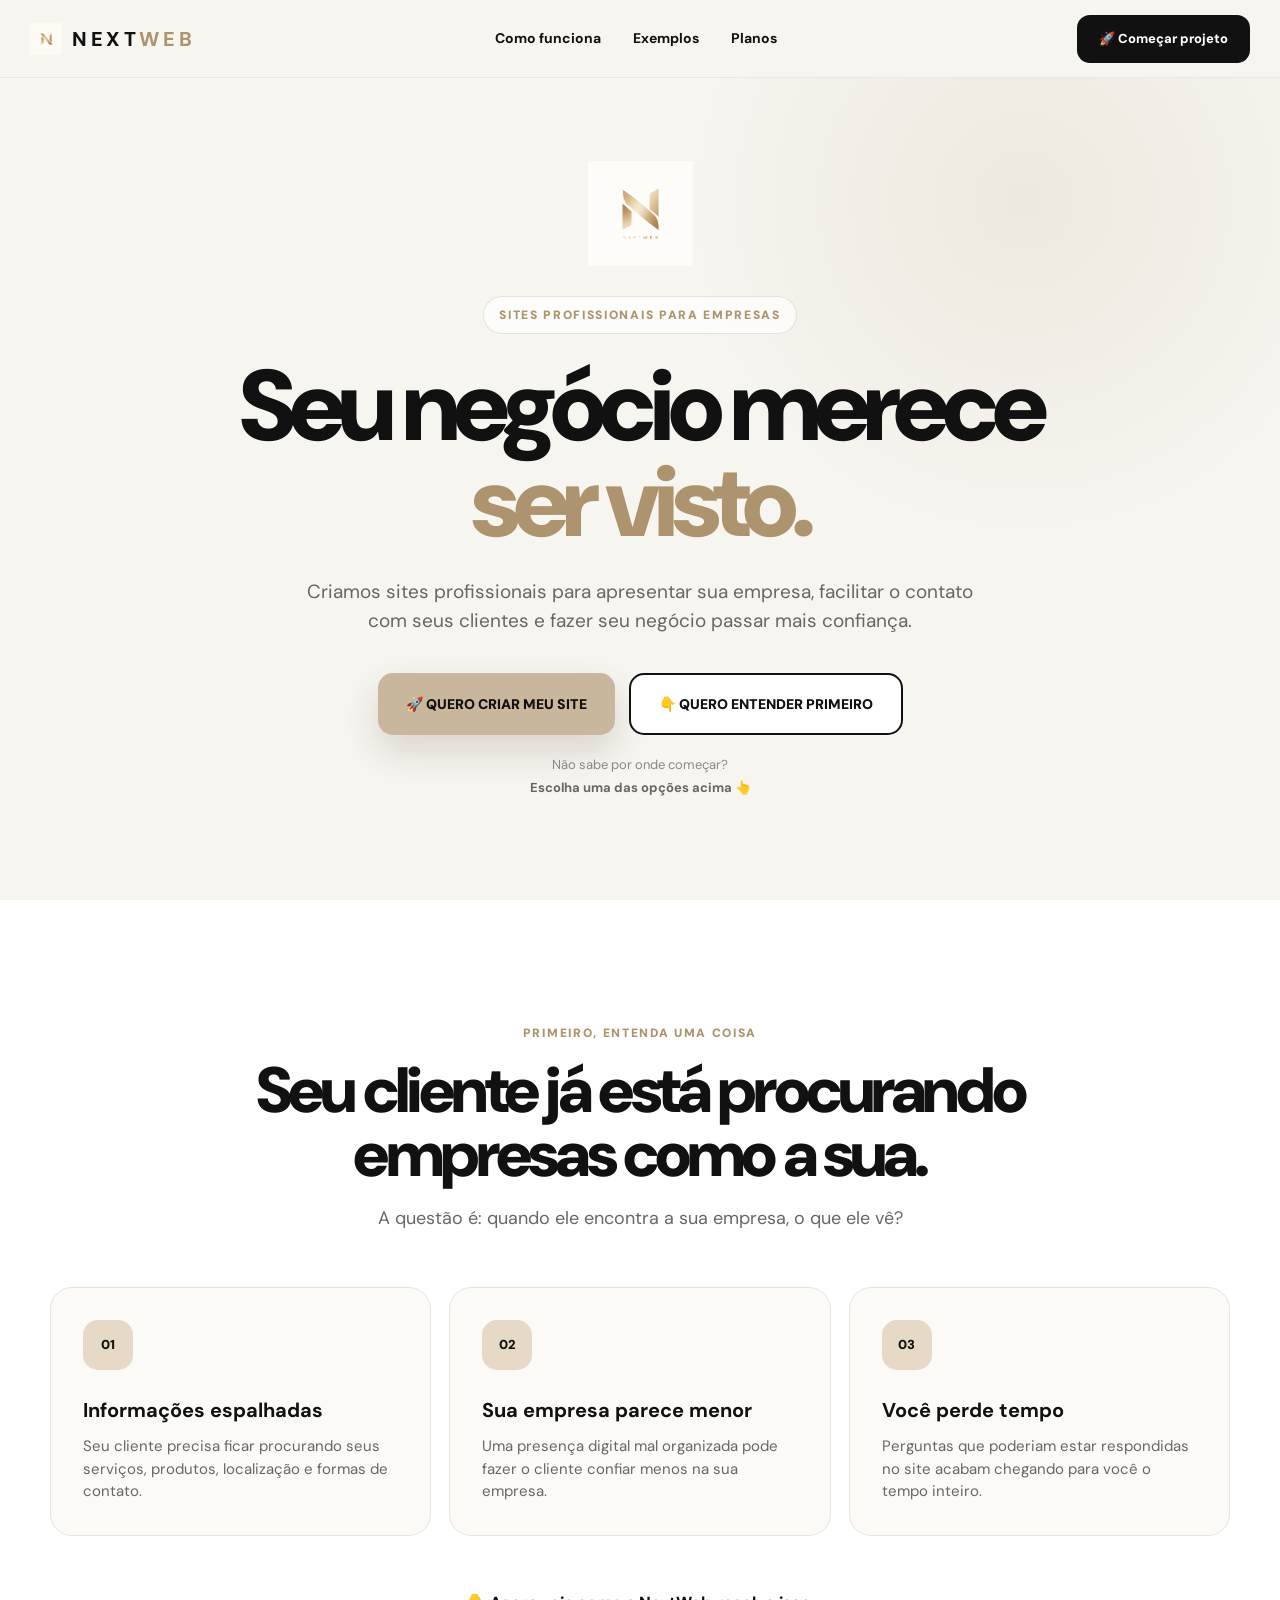
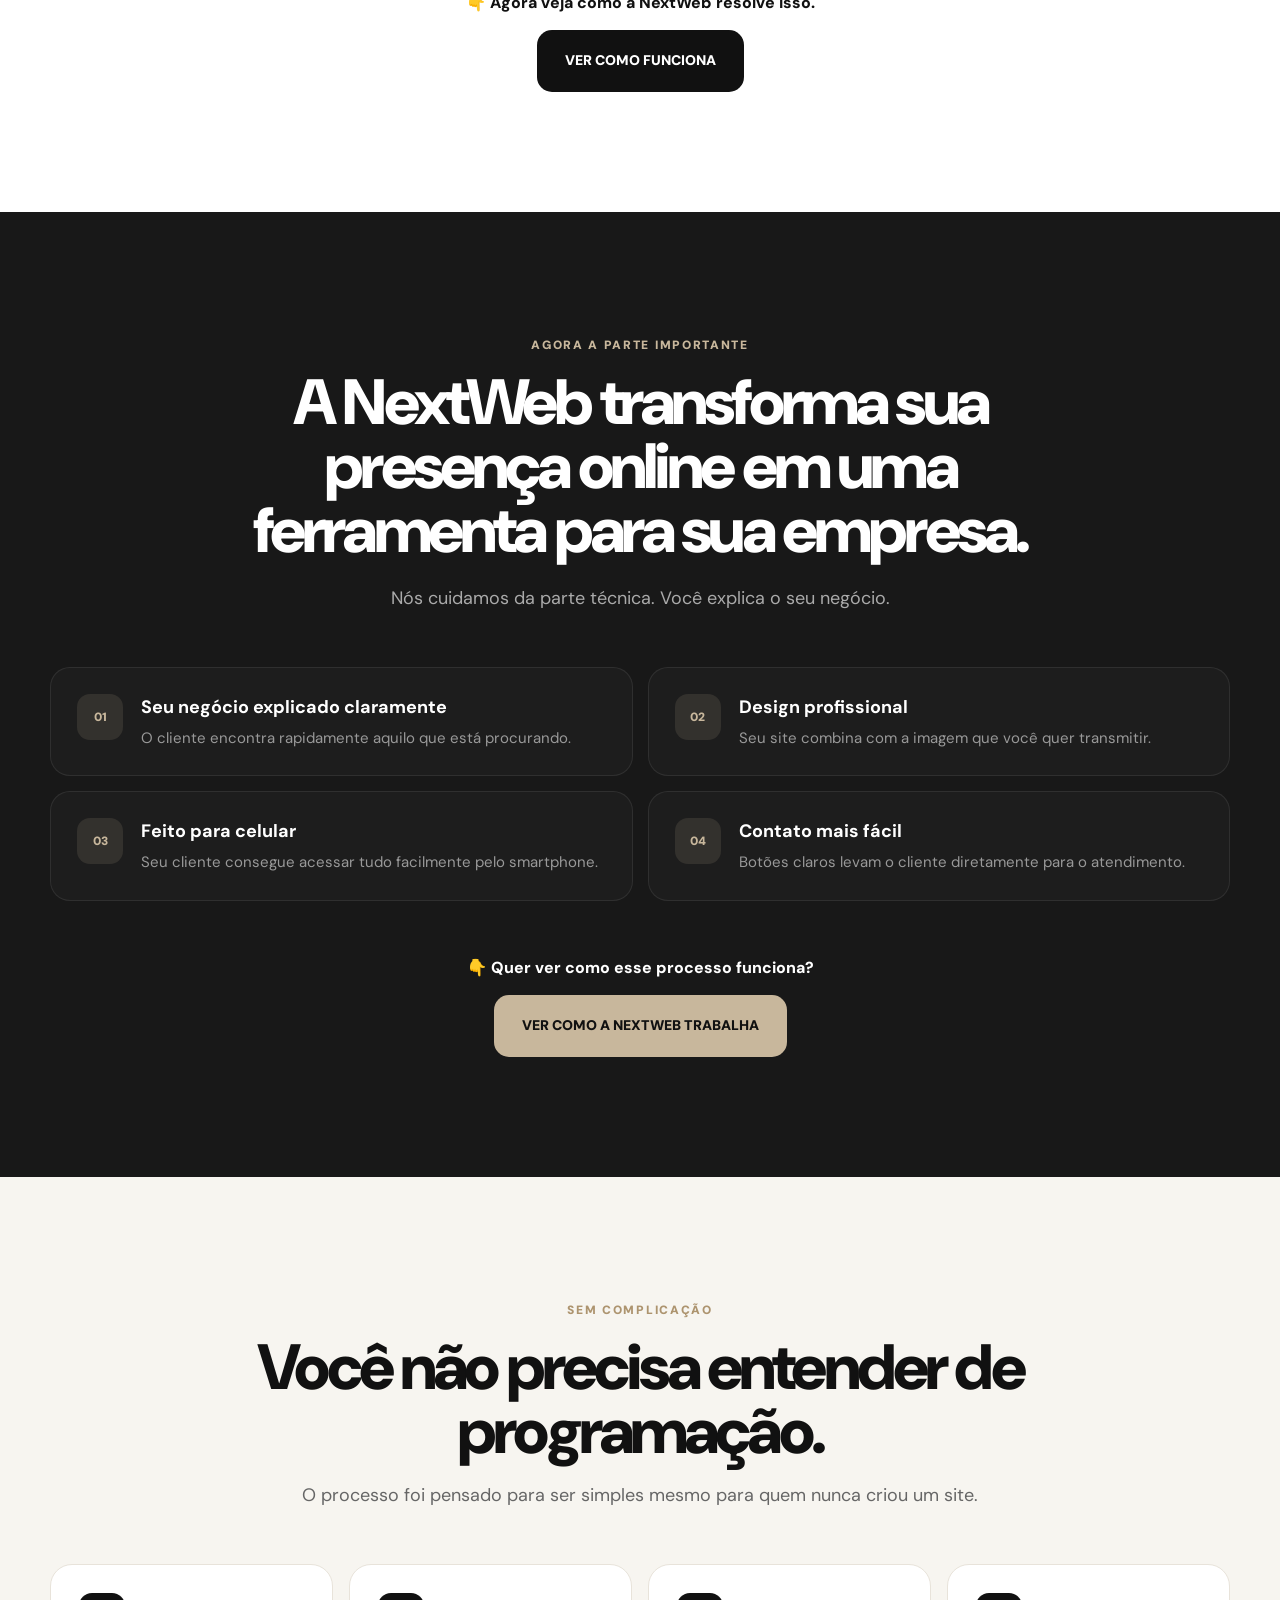
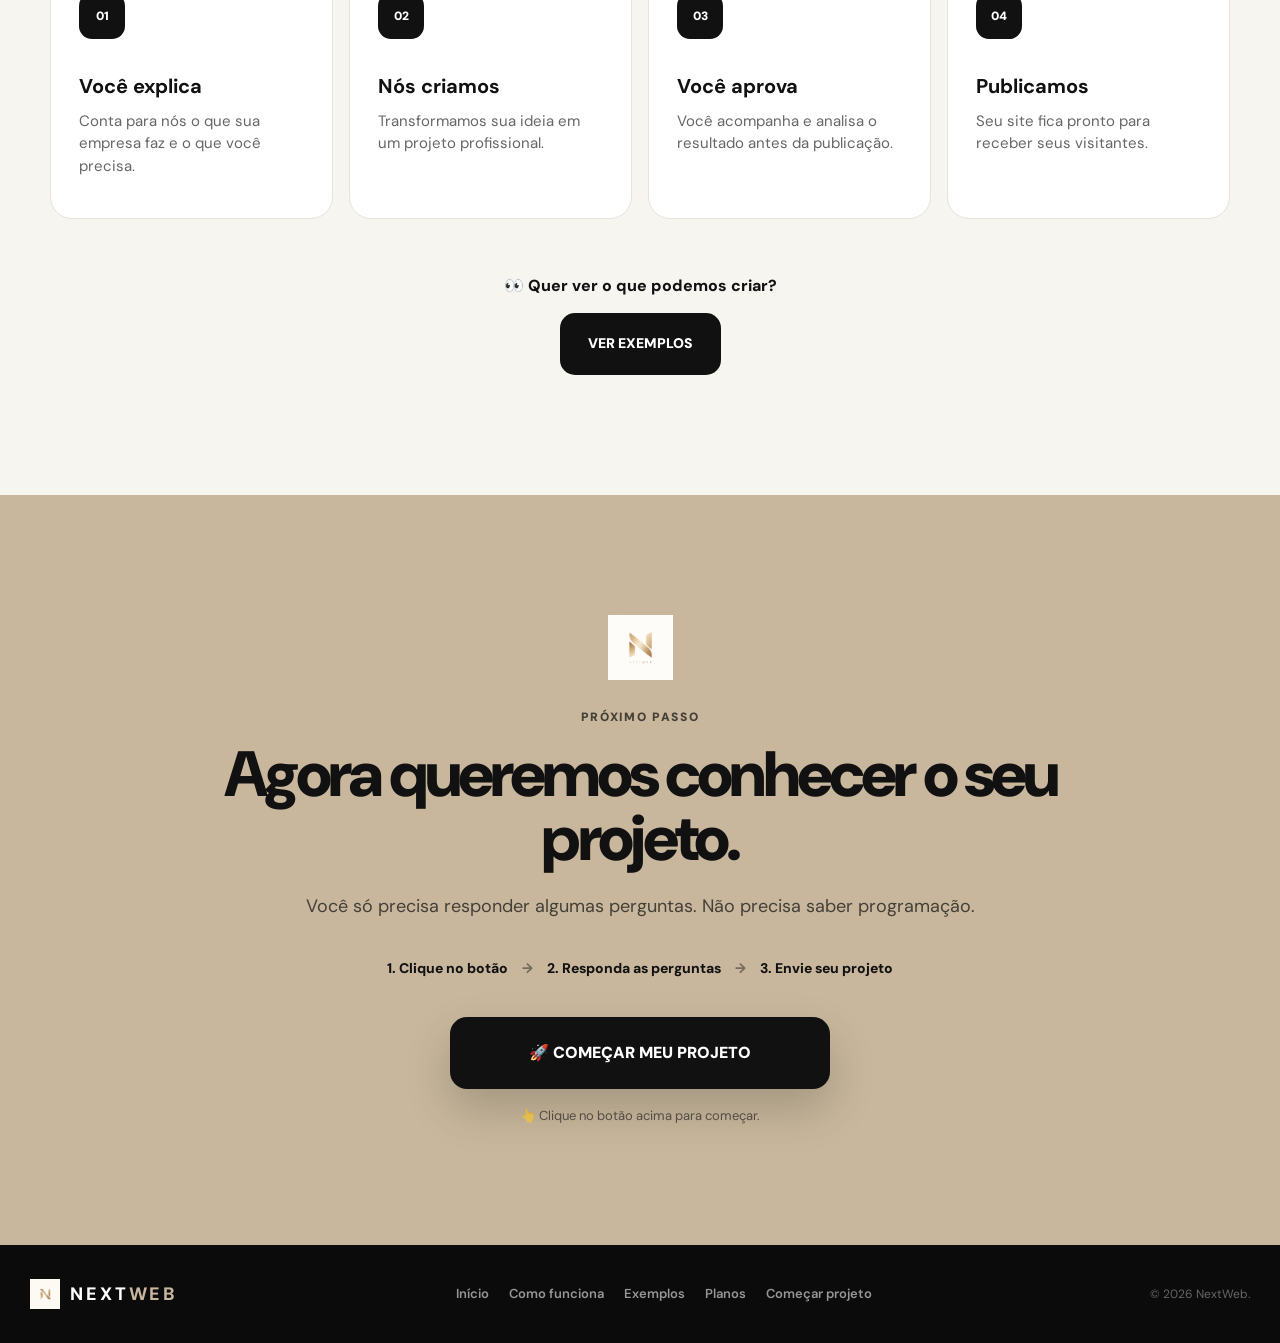
<file: index.html>
<!DOCTYPE html>
<html lang="pt-BR">

<head>
    <meta charset="UTF-8">
    <meta name="viewport" content="width=device-width, initial-scale=1.0">
    <meta
        name="description"
        content="A NextWeb cria sites profissionais para empresas que querem crescer na internet."
    >
    <title>NextWeb | Seu negócio merece mais presença</title>
    <link rel="icon" type="image/png" href="imgs/ChatGPT Image 26_08_2026, 11_01_41 (1).png">
    <link rel="preconnect" href="https://fonts.googleapis.com">
    <link rel="preconnect" href="https://fonts.gstatic.com" crossorigin>
    <link
        href="https://fonts.googleapis.com/css2?family=DM+Sans:wght@400;500;600;700;800;900&display=swap"
        rel="stylesheet"
    >
    <link rel="stylesheet" href="css/index.css">
</head>
<body>
    <header class="navbar">
        <a href="index.html" class="brand">
            <img
                src="imgs/ChatGPT Image 26_08_2026, 11_01_41 (1).png"
                alt="NextWeb"
                class="brand-icon"
            >
            <span class="brand-name">
                NEXT<span>WEB</span>
            </span>
        </a>

        <nav class="nav-links">
            <a href="projeto.html">
                Como funciona
            </a>
            <a href="exemplos.html">
                Exemplos
            </a>
            <a href="planos.html">
                Planos
            </a>
        </nav>
        <a
            href="projeto.html"
            class="nav-button"
        >
            🚀 Começar projeto
        </a>
    </header>


    <main>
        <section class="hero">
            <div class="hero-content">

                <img
                    src="imgs/ChatGPT Image 26_08_2026, 11_01_41 (2).png"
                    alt="NextWeb"
                    class="hero-logo"
                >

                <div class="hero-tag">
                    SITES PROFISSIONAIS PARA EMPRESAS
                </div>

                <h1>
                    Seu negócio merece
                    <span>ser visto.</span>
                </h1>

                <p class="hero-description">

                    Criamos sites profissionais para apresentar
                    sua empresa, facilitar o contato com seus clientes
                    e fazer seu negócio passar mais confiança.
                </p>

                <div class="hero-actions">
                    <a
                        href="projeto.html"
                        class="button button-primary"
                    >
                        🚀 QUERO CRIAR MEU SITE
                    </a>

                    <a
                        href="#entenda"
                        class="button button-secondary"
                    >
                        👇 QUERO ENTENDER PRIMEIRO
                    </a>
                </div>

                <div class="hero-direction">

                    <span>
                        Não sabe por onde começar?
                    </span>
                    <strong>
                        Escolha uma das opções acima 👆
                    </strong>
                </div>
            </div>
        </section>
        <section class="problem" id="entenda">
            <div class="section-container">
                <div class="section-heading">
                    <span class="section-tag">
                        PRIMEIRO, ENTENDA UMA COISA
                    </span>
                    <h2>
                        Seu cliente já está procurando
                        empresas como a sua.
                    </h2>
                    <p class="section-text">
                        A questão é: quando ele encontra a sua empresa,
                        o que ele vê?
                    </p>
                </div>

                <div class="problem-grid">

                    <article class="problem-card">
                        <div class="card-icon">
                            01
                        </div>
                        <h3>
                            Informações espalhadas
                        </h3>
                        <p>
                            Seu cliente precisa ficar procurando
                            seus serviços, produtos, localização
                            e formas de contato.
                        </p>
                    </article>

                    <article class="problem-card">
                        <div class="card-icon">
                            02
                        </div>
                        <h3>
                            Sua empresa parece menor
                        </h3>
                        <p>
                            Uma presença digital mal organizada
                            pode fazer o cliente confiar menos
                            na sua empresa.
                        </p>
                    </article>

                    <article class="problem-card">
                        <div class="card-icon">
                            03
                        </div>
                        <h3>
                            Você perde tempo
                        </h3>
                        <p>
                            Perguntas que poderiam estar respondidas
                            no site acabam chegando para você
                            o tempo inteiro.
                        </p>
                    </article>
                </div>

                <div class="next-action">
                    <p>
                        👇 Agora veja como a NextWeb resolve isso.
                    </p>

                    <a
                        href="#solucao"
                        class="button button-dark"
                    >
                        VER COMO FUNCIONA
                    </a>
                </div>
            </div>
        </section>
        <section
            class="solution"
            id="solucao"
        >
            <div class="section-container">

                <div class="solution-header">
                    <span class="section-tag">
                        AGORA A PARTE IMPORTANTE
                    </span>
                    <h2>
                        A NextWeb transforma sua presença
                        online em uma ferramenta para sua empresa.
                    </h2>
                    <p>
                        Nós cuidamos da parte técnica.
                        Você explica o seu negócio.
                    </p>
                </div>

                <div class="benefits">

                    <article class="benefit">
                        <div class="benefit-number">
                            01
                        </div>
                        <div>
                            <h3>
                                Seu negócio explicado claramente
                            </h3>
                            <p>
                                O cliente encontra rapidamente
                                aquilo que está procurando.
                            </p>
                        </div>
                    </article>

                    <article class="benefit">
                        <div class="benefit-number">
                            02
                        </div>
                        <div>
                            <h3>
                                Design profissional
                            </h3>
                            <p>
                                Seu site combina com a imagem
                                que você quer transmitir.
                            </p>
                        </div>
                    </article>

                    <article class="benefit">
                        <div class="benefit-number">
                            03
                        </div>
                        <div>
                            <h3>
                                Feito para celular
                            </h3>
                            <p>
                                Seu cliente consegue acessar
                                tudo facilmente pelo smartphone.
                            </p>
                        </div>
                    </article>


                    <article class="benefit">
                        <div class="benefit-number">
                            04
                        </div>
                        <div>
                            <h3>
                                Contato mais fácil
                            </h3>
                            <p>
                                Botões claros levam o cliente
                                diretamente para o atendimento.
                            </p>
                        </div>
                    </article>
                </div>


                <div class="next-action dark-action">
                    <p>
                        👇 Quer ver como esse processo funciona?
                    </p>
                    <a
                        href="projeto.html"
                        class="button button-beige"
                    >
                        VER COMO A NEXTWEB TRABALHA
                    </a>
                </div>
            </div>
        </section>

        <section class="process-preview">
            <div class="section-container">
                <div class="section-heading">
                    <span class="section-tag">
                        SEM COMPLICAÇÃO
                    </span>
                    <h2>
                        Você não precisa entender de programação.
                    </h2>
                    <p class="section-text">
                        O processo foi pensado para ser simples
                        mesmo para quem nunca criou um site.
                    </p>
                </div>

                <div class="steps">

                    <article class="step">
                        <span class="step-number">
                            01
                        </span>
                        <h3>
                            Você explica
                        </h3>
                        <p>
                            Conta para nós o que sua empresa faz
                            e o que você precisa.
                        </p>
                    </article>

                    <article class="step">
                        <span class="step-number">
                            02
                        </span>
                        <h3>
                            Nós criamos
                        </h3>
                        <p>
                            Transformamos sua ideia em
                            um projeto profissional.
                        </p>
                    </article>

                    <article class="step">
                        <span class="step-number">
                            03
                        </span>
                        <h3>
                            Você aprova
                        </h3>
                        <p>
                            Você acompanha e analisa o resultado
                            antes da publicação.
                        </p>
                    </article>


                    <article class="step">
                        <span class="step-number">
                            04
                        </span>
                        <h3>
                            Publicamos
                        </h3>
                        <p>
                            Seu site fica pronto para receber
                            seus visitantes.
                        </p>
                    </article>
                </div>


                <div class="next-action">
                    <p>
                        👀 Quer ver o que podemos criar?
                    </p>

                    <a
                        href="exemplos.html"
                        class="button button-dark"
                    >
                        VER EXEMPLOS
                    </a>
                </div>
            </div>
        </section>

        <section class="final-cta">
            <div class="section-container">

                <img
                    src="imgs/ChatGPT Image 26_08_2026, 11_01_41 (2).png"
                    alt=""
                    class="cta-logo"
                >

                <span class="section-tag">
                    PRÓXIMO PASSO
                </span>

                <h2>
                    Agora queremos conhecer
                    o seu projeto.
                </h2>

                <p>
                    Você só precisa responder algumas perguntas.
                    Não precisa saber programação.
                </p>

                <div class="cta-steps">
                    <span>
                        1. Clique no botão
                    </span>
                    <span class="cta-arrow">
                        →
                    </span>
                    <span>
                        2. Responda as perguntas
                    </span>
                    <span class="cta-arrow">
                        →
                    </span>
                    <span>
                        3. Envie seu projeto
                    </span>
                </div>

                <a
                    href="projeto.html"
                    class="button button-big"
                >
                    🚀 COMEÇAR MEU PROJETO
            </a>

                <p class="cta-help">
                    👆 Clique no botão acima para começar.
                </p>

            </div>

        </section>

    </main>

    <footer>
        <div class="footer-brand">

            <img
                src="imgs/ChatGPT Image 26_08_2026, 11_01_41 (1).png"
                alt="NextWeb"
            >
            <span>
                NEXT<span>WEB</span>
            </span>
        </div>

        <div class="footer-links">
            <a href="index.html">
                Início
            </a>
            <a href="projeto.html">
                Como funciona
            </a>
            <a href="exemplos.html">
                Exemplos
            </a>
            <a href="planos.html">
                Planos
            </a>
            <a href="projeto.html">
                Começar projeto
            </a>
        </div>

        <p>
            © 2026 NextWeb.
        </p>
    </footer>

    <script src="js/index.js"></script>
</body>

</html>
</file>
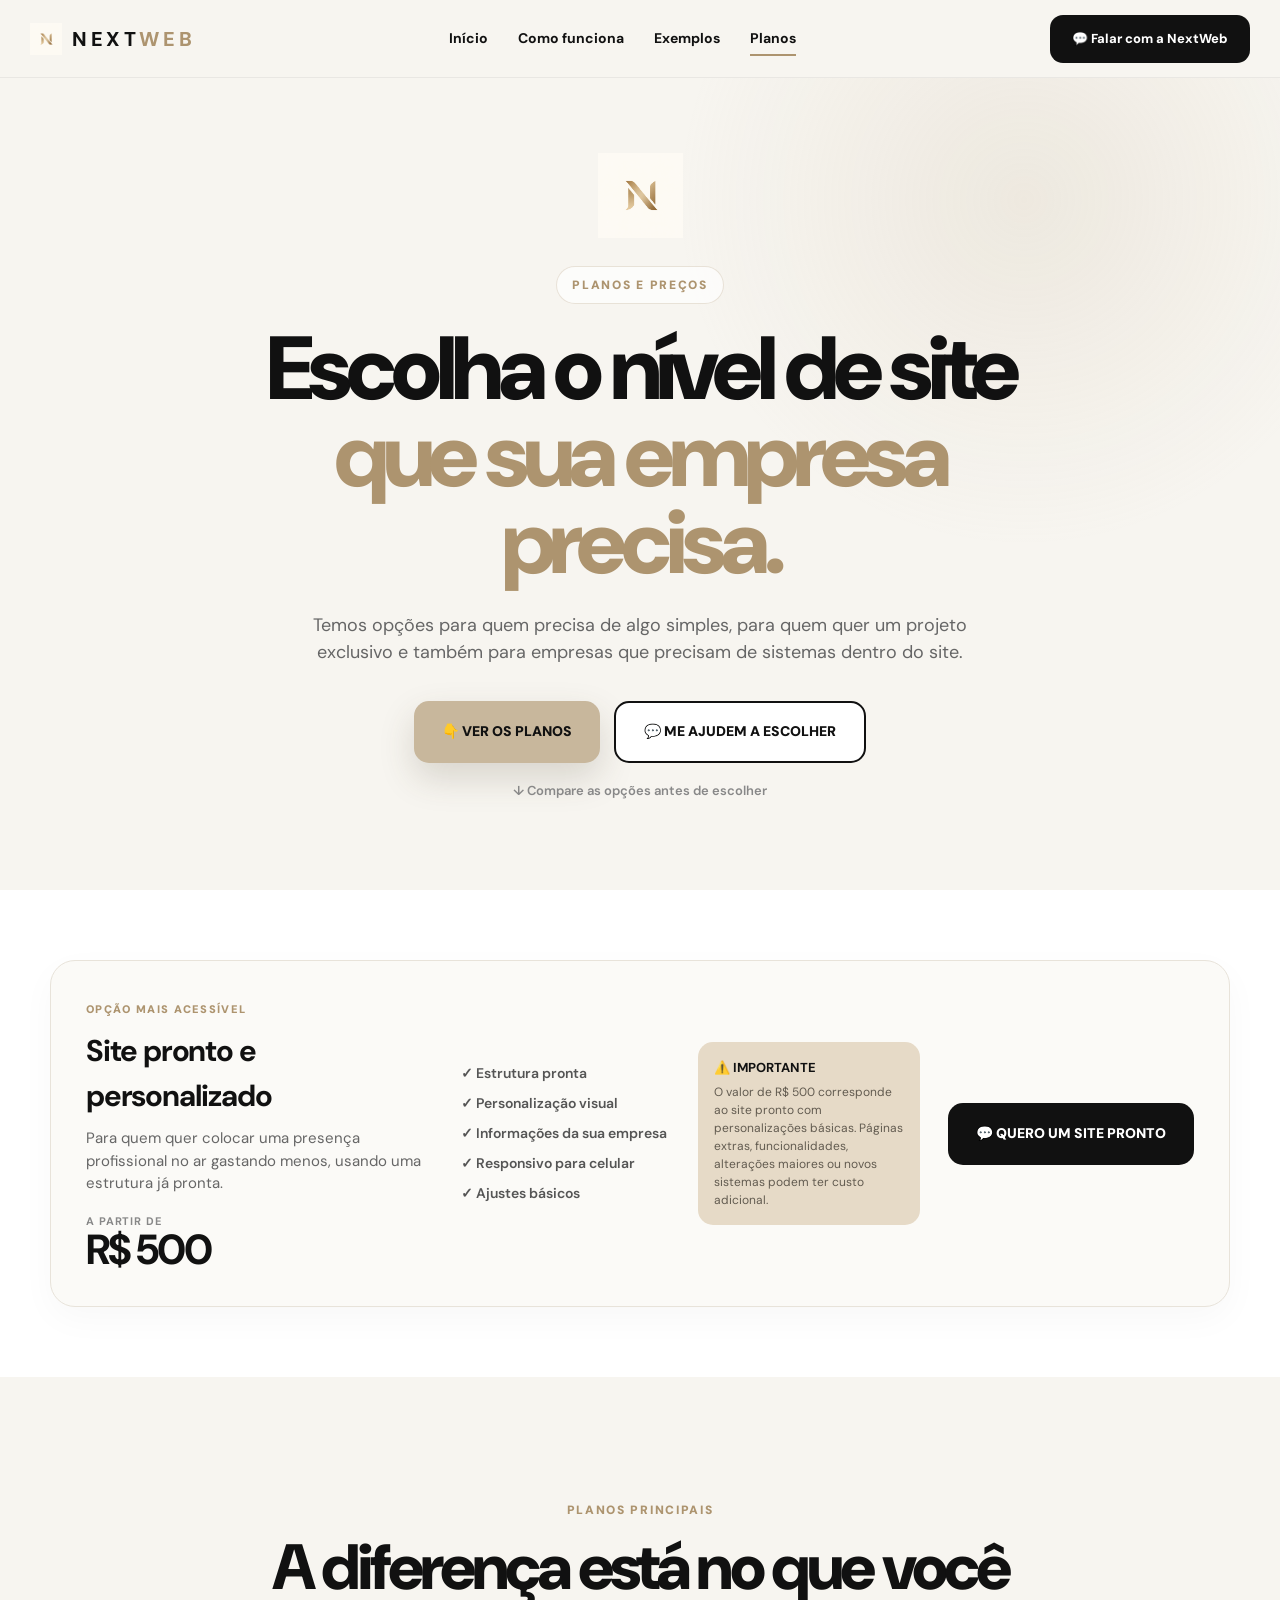
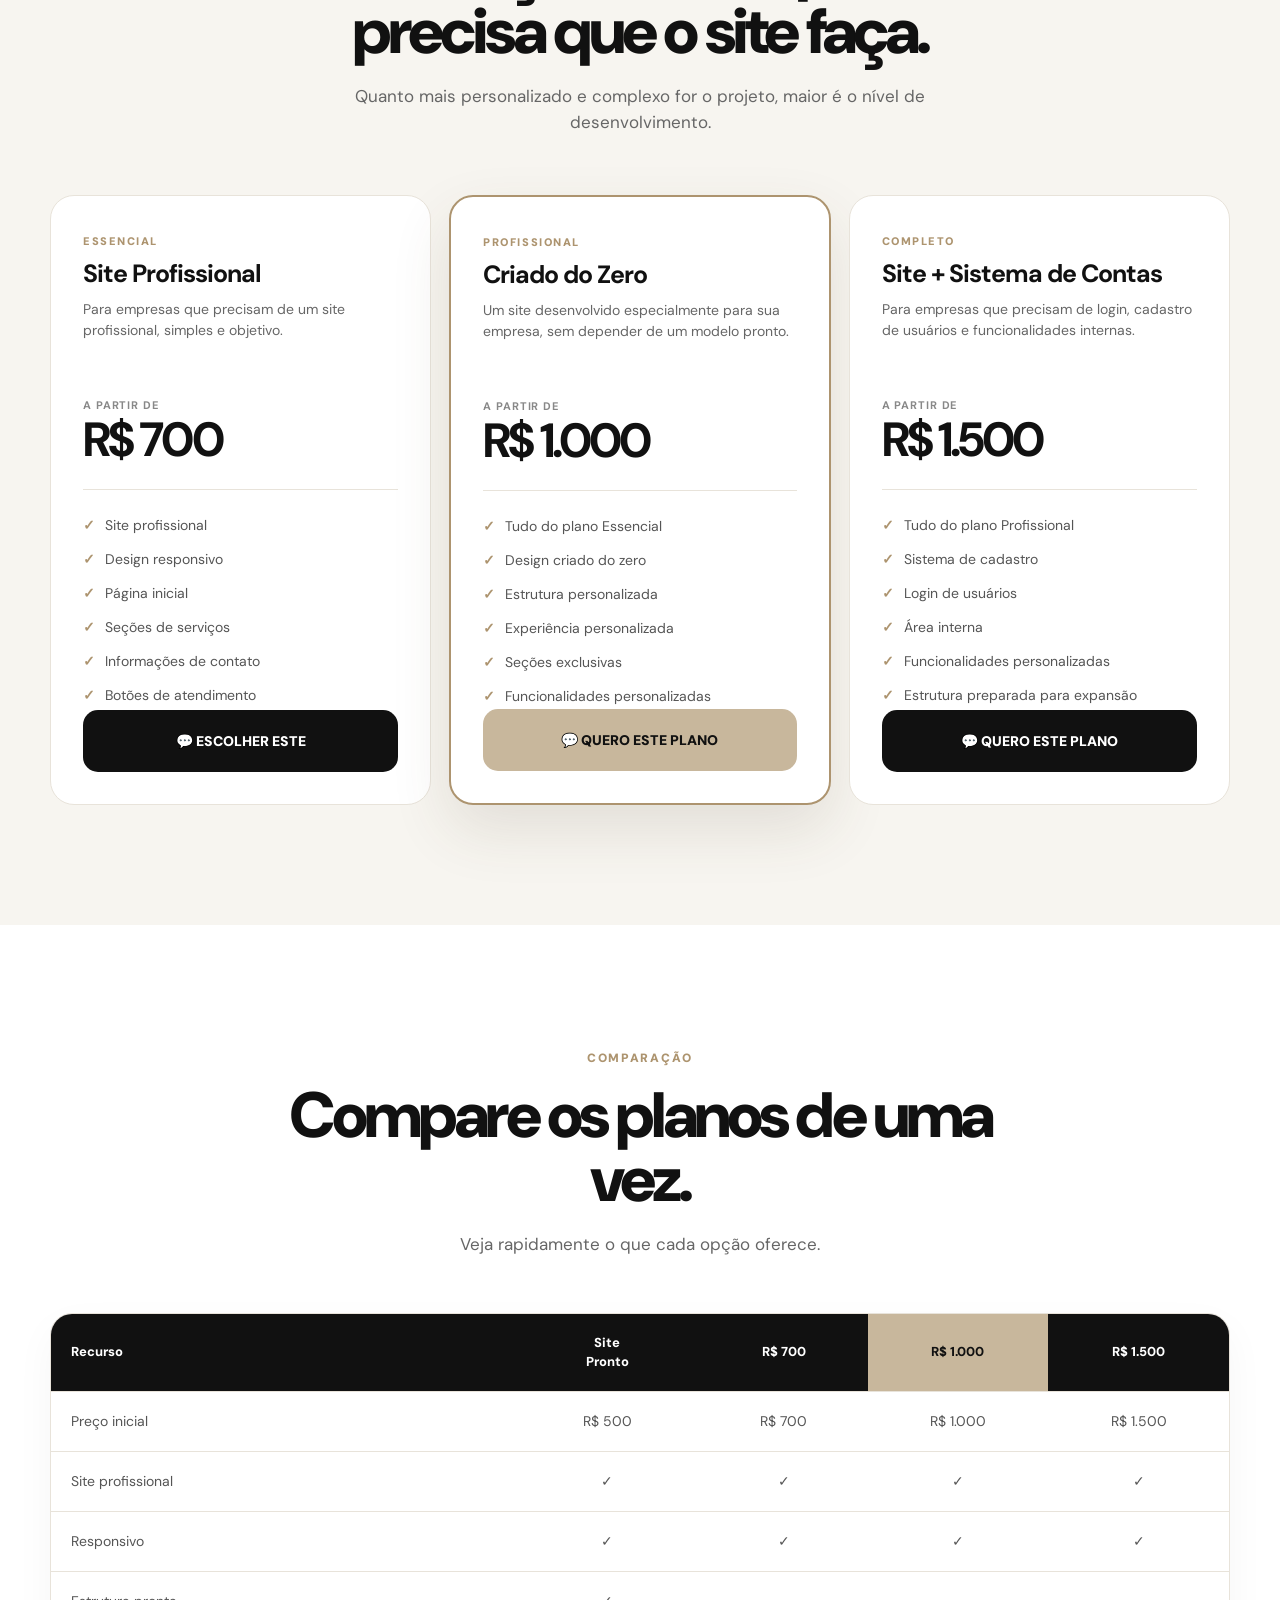
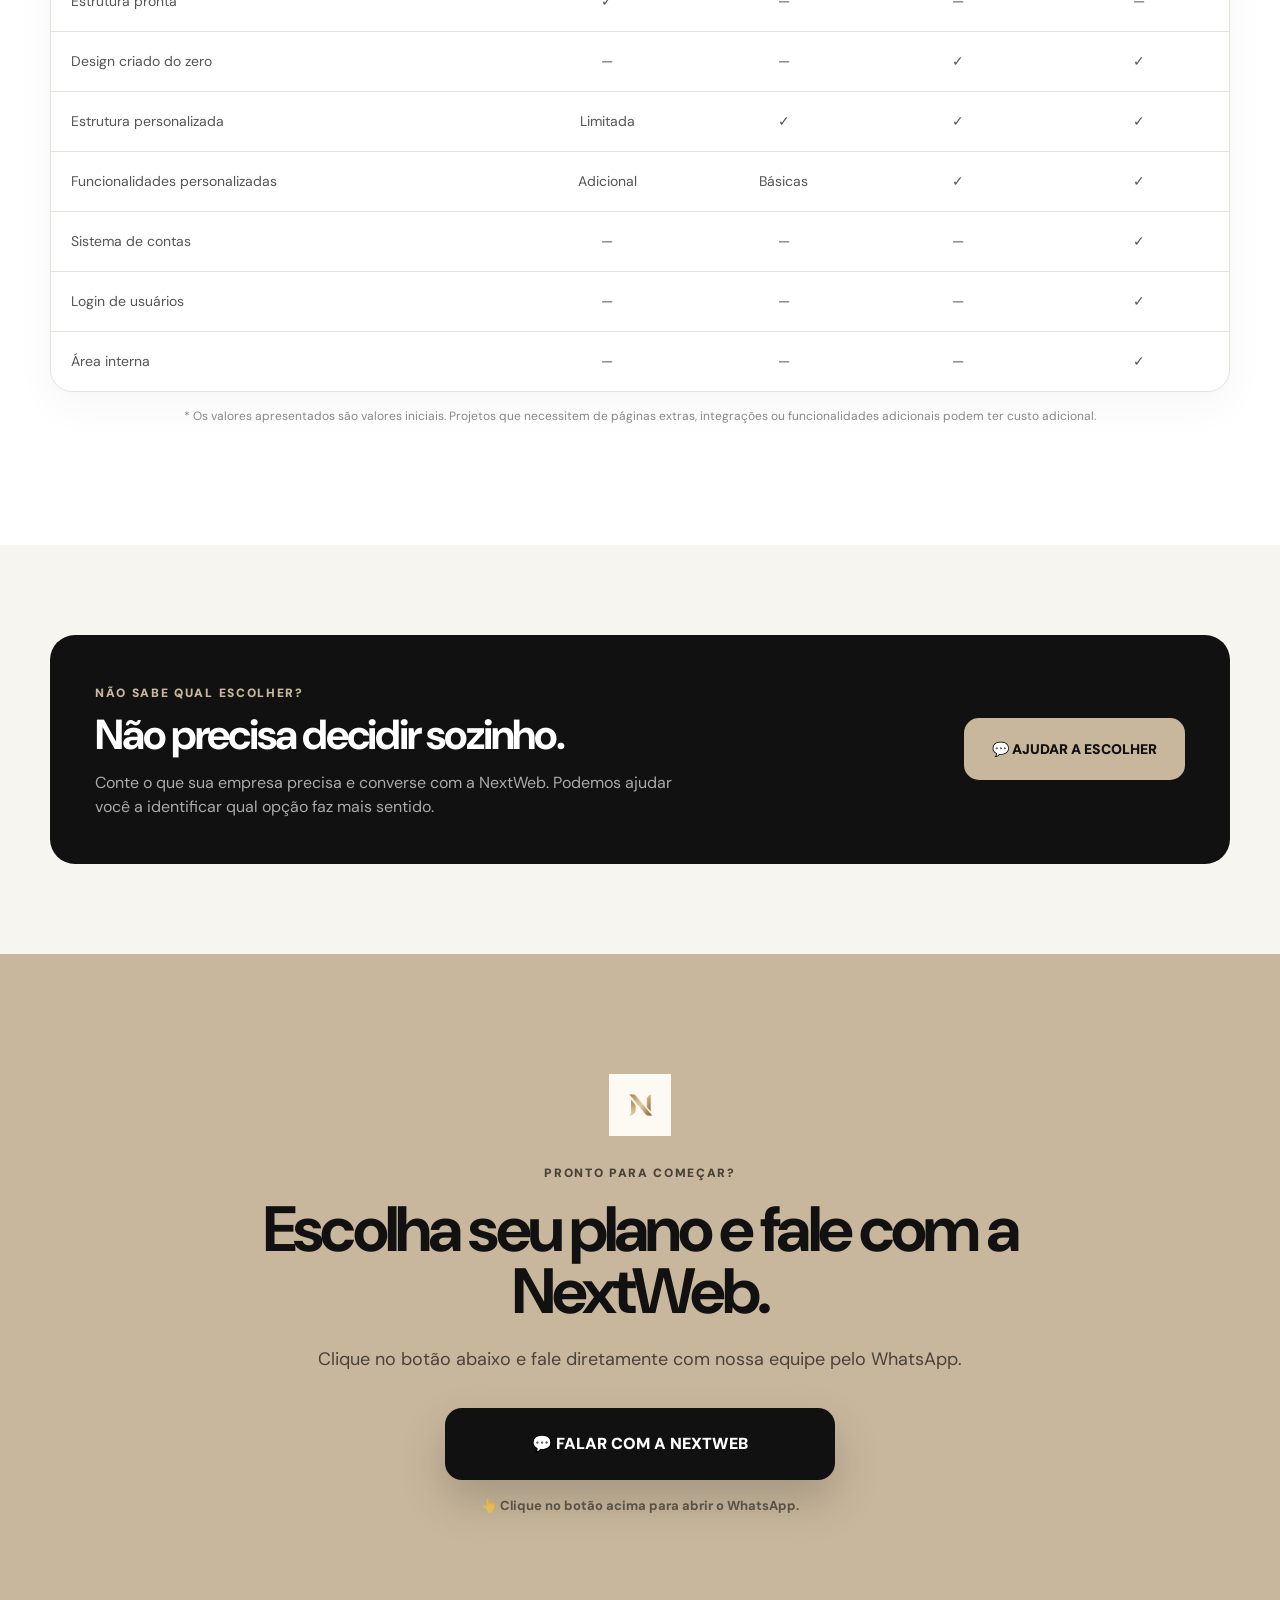
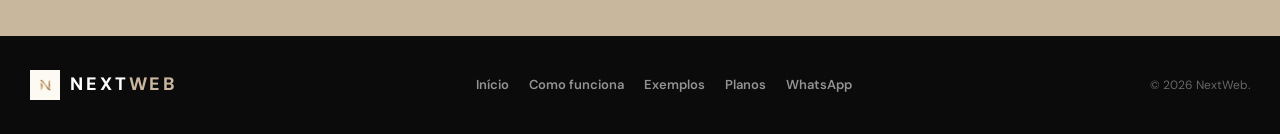
<file: planos.html>
<!DOCTYPE html>
<html lang="pt-BR">

<head>
    <meta charset="UTF-8">

    <meta name="viewport" content="width=device-width, initial-scale=1.0">

    <meta
        name="description"
        content="Conheça os planos e preços da NextWeb para criação de sites profissionais."
    >

    <title>Planos e Preços | NextWeb</title>

    <link
        rel="icon"
        type="image/png"
        href="imgs/ChatGPT Image 26_08_2026, 11_01_41 (1).png"
    >

    <link rel="preconnect" href="https://fonts.googleapis.com">
    <link rel="preconnect" href="https://fonts.gstatic.com" crossorigin>

    <link
        href="https://fonts.googleapis.com/css2?family=DM+Sans:wght@400;500;600;700;800;900&display=swap"
        rel="stylesheet"
    >

    <link rel="stylesheet" href="css/planos.css">
</head>

<body>

    <!-- =====================================================
         NAVBAR
    ====================================================== -->

    <header class="navbar">

        <a href="index.html" class="brand">

            <img
                src="imgs/ChatGPT Image 26_08_2026, 11_01_41 (1).png"
                alt="NextWeb"
                class="brand-icon"
            >

            <span class="brand-name">
                NEXT<span>WEB</span>
            </span>

        </a>


        <nav class="nav-links">

            <a href="index.html">
                Início
            </a>

            <a href="como-funciona.html">
                Como funciona
            </a>

            <a href="exemplos.html">
                Exemplos
            </a>

            <a
                href="planos.html"
                class="active"
            >
                Planos
            </a>

        </nav>


        <a
            href="https://wa.me/31935681276?text=Ol%C3%A1%20NextWeb!%20Quero%20conhecer%20os%20servi%C3%A7os%20e%20come%C3%A7ar%20um%20projeto."
            class="nav-button whatsapp-button"
            target="_blank"
            rel="noopener noreferrer"
        >
            💬 Falar com a NextWeb
        </a>

    </header>


    <main>

        <!-- =====================================================
             HERO
        ====================================================== -->

        <section class="hero">

            <div class="hero-content">

                <img
                    src="imgs/ChatGPT Image 26_08_2026, 11_01_41 (1).png"
                    alt="NextWeb"
                    class="hero-logo"
                >


                <span class="hero-tag">
                    PLANOS E PREÇOS
                </span>


                <h1>
                    Escolha o nível de site
                    <span>que sua empresa precisa.</span>
                </h1>


                <p class="hero-description">
                    Temos opções para quem precisa de algo simples,
                    para quem quer um projeto exclusivo e também
                    para empresas que precisam de sistemas dentro do site.
                </p>


                <div class="hero-actions">

                    <a
                        href="#planos"
                        class="button button-primary"
                    >
                        👇 VER OS PLANOS
                    </a>

                    <a
                        href="https://wa.me/31935681276?text=Ol%C3%A1%20NextWeb!%20Ainda%20n%C3%A3o%20sei%20qual%20plano%20%C3%A9%20ideal%20para%20minha%20empresa.%20Gostaria%20de%20uma%20ajuda%20para%20escolher."
                        class="button button-secondary whatsapp-button"
                        target="_blank"
                        rel="noopener noreferrer"
                    >
                        💬 ME AJUDEM A ESCOLHER
                    </a>

                </div>


                <div class="hero-help">
                    ↓ Compare as opções antes de escolher
                </div>

            </div>

        </section>


        <!-- =====================================================
             SITE PRONTO — R$ 500
        ====================================================== -->

        <section class="ready-option">

            <div class="section-container">

                <div class="ready-card">

                    <div class="ready-info">

                        <span class="ready-badge">
                            OPÇÃO MAIS ACESSÍVEL
                        </span>


                        <h2>
                            Site pronto e personalizado
                        </h2>


                        <p>
                            Para quem quer colocar uma presença
                            profissional no ar gastando menos,
                            usando uma estrutura já pronta.
                        </p>


                        <div class="ready-price">

                            <span>
                                a partir de
                            </span>

                            <strong>
                                R$ 500
                            </strong>

                        </div>

                    </div>


                    <div class="ready-features">

                        <div>
                            ✓ Estrutura pronta
                        </div>

                        <div>
                            ✓ Personalização visual
                        </div>

                        <div>
                            ✓ Informações da sua empresa
                        </div>

                        <div>
                            ✓ Responsivo para celular
                        </div>

                        <div>
                            ✓ Ajustes básicos
                        </div>

                    </div>


                    <div class="ready-additional">

                        <strong>
                            ⚠️ IMPORTANTE
                        </strong>

                        <p>
                            O valor de R$ 500 corresponde ao site
                            pronto com personalizações básicas.
                            Páginas extras, funcionalidades,
                            alterações maiores ou novos sistemas
                            podem ter custo adicional.
                        </p>

                    </div>


                    <a
                        href="https://wa.me/31935681276?text=Ol%C3%A1%20NextWeb!%20Tenho%20interesse%20no%20site%20pronto%20a%20partir%20de%20R%24%20500.%20Gostaria%20de%20saber%20mais%20sobre%20o%20que%20est%C3%A1%20inclu%C3%ADdo."
                        class="button button-dark whatsapp-button"
                        target="_blank"
                        rel="noopener noreferrer"
                    >
                        💬 QUERO UM SITE PRONTO
                    </a>

                </div>

            </div>

        </section>


        <!-- =====================================================
             PLANOS PRINCIPAIS
        ====================================================== -->

        <section
            class="plans"
            id="planos"
        >

            <div class="section-container">

                <div class="section-heading">

                    <span class="section-tag">
                        PLANOS PRINCIPAIS
                    </span>


                    <h2>
                        A diferença está no que
                        você precisa que o site faça.
                    </h2>


                    <p>
                        Quanto mais personalizado e complexo for
                        o projeto, maior é o nível de desenvolvimento.
                    </p>

                </div>


                <div class="plans-grid">


                    <!-- =================================================
                         R$ 700
                    ================================================== -->

                    <article class="plan-card">

                        <div class="plan-top">

                            <span class="plan-label">
                                ESSENCIAL
                            </span>


                            <h3>
                                Site Profissional
                            </h3>


                            <p class="plan-description">
                                Para empresas que precisam de um site
                                profissional, simples e objetivo.
                            </p>

                        </div>


                        <div class="plan-price">

                            <span>
                                a partir de
                            </span>

                            <strong>
                                R$ 700
                            </strong>

                        </div>


                        <div class="plan-divider"></div>


                        <ul class="plan-features">

                            <li>
                                <span>✓</span>
                                Site profissional
                            </li>

                            <li>
                                <span>✓</span>
                                Design responsivo
                            </li>

                            <li>
                                <span>✓</span>
                                Página inicial
                            </li>

                            <li>
                                <span>✓</span>
                                Seções de serviços
                            </li>

                            <li>
                                <span>✓</span>
                                Informações de contato
                            </li>

                            <li>
                                <span>✓</span>
                                Botões de atendimento
                            </li>

                        </ul>


                        <a
                            href="https://wa.me/31935681276?text=Ol%C3%A1%20NextWeb!%20Tenho%20interesse%20no%20plano%20de%20Site%20Profissional%20a%20partir%20de%20R%24%20700.%20Gostaria%20de%20saber%20mais%20sobre%20o%20plano."
                            class="button plan-button whatsapp-button"
                            target="_blank"
                            rel="noopener noreferrer"
                        >
                            💬 ESCOLHER ESTE
                        </a>

                    </article>


                    <!-- =================================================
                         R$ 1.000
                    ================================================== -->

                    <article class="plan-card featured">

                        <div class="plan-top">

                            <span class="plan-label">
                                PROFISSIONAL
                            </span>


                            <h3>
                                Criado do Zero
                            </h3>


                            <p class="plan-description">
                                Um site desenvolvido especialmente
                                para sua empresa, sem depender
                                de um modelo pronto.
                            </p>

                        </div>


                        <div class="plan-price">

                            <span>
                                a partir de
                            </span>

                            <strong>
                                R$ 1.000
                            </strong>

                        </div>


                        <div class="plan-divider"></div>


                        <ul class="plan-features">

                            <li>
                                <span>✓</span>
                                Tudo do plano Essencial
                            </li>

                            <li>
                                <span>✓</span>
                                Design criado do zero
                            </li>

                            <li>
                                <span>✓</span>
                                Estrutura personalizada
                            </li>

                            <li>
                                <span>✓</span>
                                Experiência personalizada
                            </li>

                            <li>
                                <span>✓</span>
                                Seções exclusivas
                            </li>

                            <li>
                                <span>✓</span>
                                Funcionalidades personalizadas
                            </li>

                        </ul>


                        <a
                            href="https://wa.me/31935681276?text=Ol%C3%A1%20NextWeb!%20Tenho%20interesse%20no%20plano%20de%20Site%20Criado%20do%20Zero%20a%20partir%20de%20R%24%201.000.%20Gostaria%20de%20saber%20mais%20e%20entender%20como%20podemos%20come%C3%A7ar."
                            class="button plan-button featured-button whatsapp-button"
                            target="_blank"
                            rel="noopener noreferrer"
                        >
                            💬 QUERO ESTE PLANO
                        </a>

                    </article>


                    <!-- =================================================
                         R$ 1.500
                    ================================================== -->

                    <article class="plan-card">

                        <div class="plan-top">

                            <span class="plan-label">
                                COMPLETO
                            </span>


                            <h3>
                                Site + Sistema de Contas
                            </h3>


                            <p class="plan-description">
                                Para empresas que precisam de login,
                                cadastro de usuários e funcionalidades
                                internas.
                            </p>

                        </div>


                        <div class="plan-price">

                            <span>
                                a partir de
                            </span>

                            <strong>
                                R$ 1.500
                            </strong>

                        </div>


                        <div class="plan-divider"></div>


                        <ul class="plan-features">

                            <li>
                                <span>✓</span>
                                Tudo do plano Profissional
                            </li>

                            <li>
                                <span>✓</span>
                                Sistema de cadastro
                            </li>

                            <li>
                                <span>✓</span>
                                Login de usuários
                            </li>

                            <li>
                                <span>✓</span>
                                Área interna
                            </li>

                            <li>
                                <span>✓</span>
                                Funcionalidades personalizadas
                            </li>

                            <li>
                                <span>✓</span>
                                Estrutura preparada para expansão
                            </li>

                        </ul>


                        <a
                            href="https://wa.me/31935681276?text=Ol%C3%A1%20NextWeb!%20Tenho%20interesse%20no%20plano%20de%20Site%20Criado%20do%20Zero%20com%20Sistema%20de%20Contas%20a%20partir%20de%20R%24%201.500.%20Gostaria%20de%20saber%20mais%20sobre%20as%20funcionalidades."
                            class="button plan-button whatsapp-button"
                            target="_blank"
                            rel="noopener noreferrer"
                        >
                            💬 QUERO ESTE PLANO
                        </a>

                    </article>

                </div>

            </div>

        </section>


        <!-- =====================================================
             TABELA
        ====================================================== -->

        <section class="comparison">

            <div class="section-container">

                <div class="section-heading">

                    <span class="section-tag">
                        COMPARAÇÃO
                    </span>


                    <h2>
                        Compare os planos de uma vez.
                    </h2>


                    <p>
                        Veja rapidamente o que cada opção oferece.
                    </p>

                </div>


                <div class="table-wrapper">

                    <table>

                        <thead>

                            <tr>

                                <th>
                                    Recurso
                                </th>

                                <th>
                                    Site<br>Pronto
                                </th>

                                <th>
                                    R$ 700
                                </th>

                                <th class="table-highlight">
                                    R$ 1.000
                                </th>

                                <th>
                                    R$ 1.500
                                </th>

                            </tr>

                        </thead>


                        <tbody>

                            <tr>

                                <td>
                                    Preço inicial
                                </td>

                                <td>
                                    R$ 500
                                </td>

                                <td>
                                    R$ 700
                                </td>

                                <td>
                                    R$ 1.000
                                </td>

                                <td>
                                    R$ 1.500
                                </td>

                            </tr>


                            <tr>

                                <td>
                                    Site profissional
                                </td>

                                <td>✓</td>
                                <td>✓</td>
                                <td>✓</td>
                                <td>✓</td>

                            </tr>


                            <tr>

                                <td>
                                    Responsivo
                                </td>

                                <td>✓</td>
                                <td>✓</td>
                                <td>✓</td>
                                <td>✓</td>

                            </tr>


                            <tr>

                                <td>
                                    Estrutura pronta
                                </td>

                                <td>✓</td>
                                <td>—</td>
                                <td>—</td>
                                <td>—</td>

                            </tr>


                            <tr>

                                <td>
                                    Design criado do zero
                                </td>

                                <td>—</td>
                                <td>—</td>
                                <td>✓</td>
                                <td>✓</td>

                            </tr>


                            <tr>

                                <td>
                                    Estrutura personalizada
                                </td>

                                <td>Limitada</td>
                                <td>✓</td>
                                <td>✓</td>
                                <td>✓</td>

                            </tr>


                            <tr>

                                <td>
                                    Funcionalidades personalizadas
                                </td>

                                <td>
                                    Adicional
                                </td>

                                <td>
                                    Básicas
                                </td>

                                <td>
                                    ✓
                                </td>

                                <td>
                                    ✓
                                </td>

                            </tr>


                            <tr>

                                <td>
                                    Sistema de contas
                                </td>

                                <td>—</td>
                                <td>—</td>
                                <td>—</td>
                                <td>✓</td>

                            </tr>


                            <tr>

                                <td>
                                    Login de usuários
                                </td>

                                <td>—</td>
                                <td>—</td>
                                <td>—</td>
                                <td>✓</td>

                            </tr>


                            <tr>

                                <td>
                                    Área interna
                                </td>

                                <td>—</td>
                                <td>—</td>
                                <td>—</td>
                                <td>✓</td>

                            </tr>

                        </tbody>

                    </table>

                </div>


                <div class="table-note">
                    * Os valores apresentados são valores iniciais.
                    Projetos que necessitem de páginas extras,
                    integrações ou funcionalidades adicionais
                    podem ter custo adicional.
                </div>

            </div>

        </section>


        <!-- =====================================================
             NÃO SABE QUAL ESCOLHER
        ====================================================== -->

        <section class="help-choice">

            <div class="section-container">

                <div class="help-card">

                    <div>

                        <span class="section-tag">
                            NÃO SABE QUAL ESCOLHER?
                        </span>


                        <h2>
                            Não precisa decidir sozinho.
                        </h2>


                        <p>
                            Conte o que sua empresa precisa e
                            converse com a NextWeb. Podemos ajudar
                            você a identificar qual opção faz mais sentido.
                        </p>

                    </div>


                    <a
                        href="https://wa.me/31935681276?text=Ol%C3%A1%20NextWeb!%20Preciso%20de%20ajuda%20para%20escolher%20o%20melhor%20plano%20para%20minha%20empresa."
                        class="button button-beige whatsapp-button"
                        target="_blank"
                        rel="noopener noreferrer"
                    >
                        💬 AJUDAR A ESCOLHER
                    </a>

                </div>

            </div>

        </section>


        <!-- =====================================================
             CTA FINAL
        ====================================================== -->

        <section class="final-cta">

            <div class="section-container">

                <img
                    src="imgs/ChatGPT Image 26_08_2026, 11_01_41 (1).png"
                    alt=""
                    class="cta-logo"
                >


                <span class="section-tag">
                    PRONTO PARA COMEÇAR?
                </span>


                <h2>
                    Escolha seu plano
                    e fale com a NextWeb.
                </h2>


                <p>
                    Clique no botão abaixo e fale diretamente com
                    nossa equipe pelo WhatsApp.
                </p>


                <a
                    href="https://wa.me/31935681276?text=Ol%C3%A1%20NextWeb!%20Quero%20come%C3%A7ar%20um%20projeto%20de%20site.%20Gostaria%20de%20conversar%20sobre%20as%20op%C3%A7%C3%B5es%20dispon%C3%ADveis."
                    class="button button-big whatsapp-button"
                    target="_blank"
                    rel="noopener noreferrer"
                >
                    💬 FALAR COM A NEXTWEB
                </a>


                <div class="final-help">
                    👆 Clique no botão acima para abrir o WhatsApp.
                </div>

            </div>

        </section>

    </main>


    <!-- =====================================================
         FOOTER
    ====================================================== -->

    <footer>

        <div class="footer-brand">

            <img
                src="imgs/ChatGPT Image 26_08_2026, 11_01_41 (1).png"
                alt="NextWeb"
            >

            <span>
                NEXT<span>WEB</span>
            </span>

        </div>


        <div class="footer-links">

            <a href="index.html">
                Início
            </a>

            <a href="como-funciona.html">
                Como funciona
            </a>

            <a href="exemplos.html">
                Exemplos
            </a>

            <a href="planos.html">
                Planos
            </a>

            <a
                href="https://wa.me/31935681276?text=Ol%C3%A1%20NextWeb!%20Quero%20falar%20sobre%20um%20projeto."
                target="_blank"
                rel="noopener noreferrer"
            >
                WhatsApp
            </a>

        </div>


        <p>
            © 2026 NextWeb.
        </p>

    </footer>


    <script src="js/planos.js"></script>

</body>

</html>
</file>
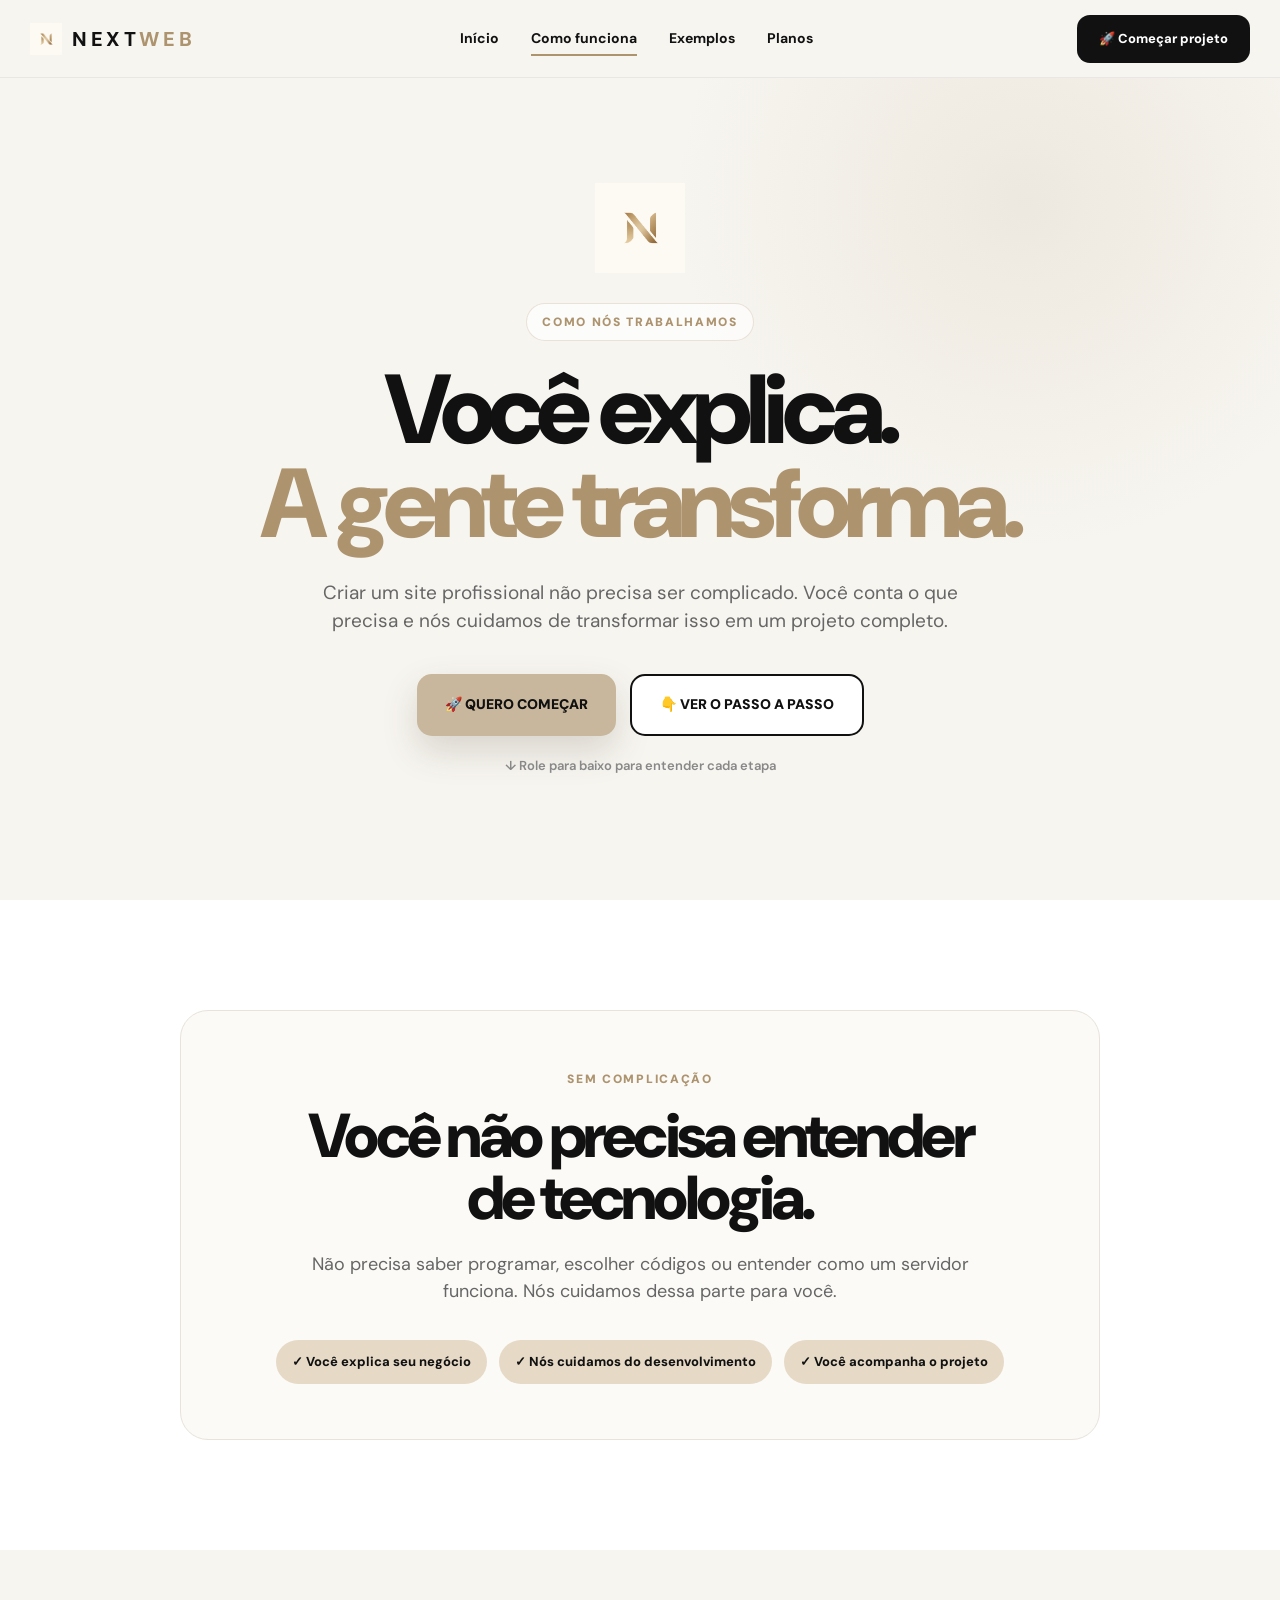
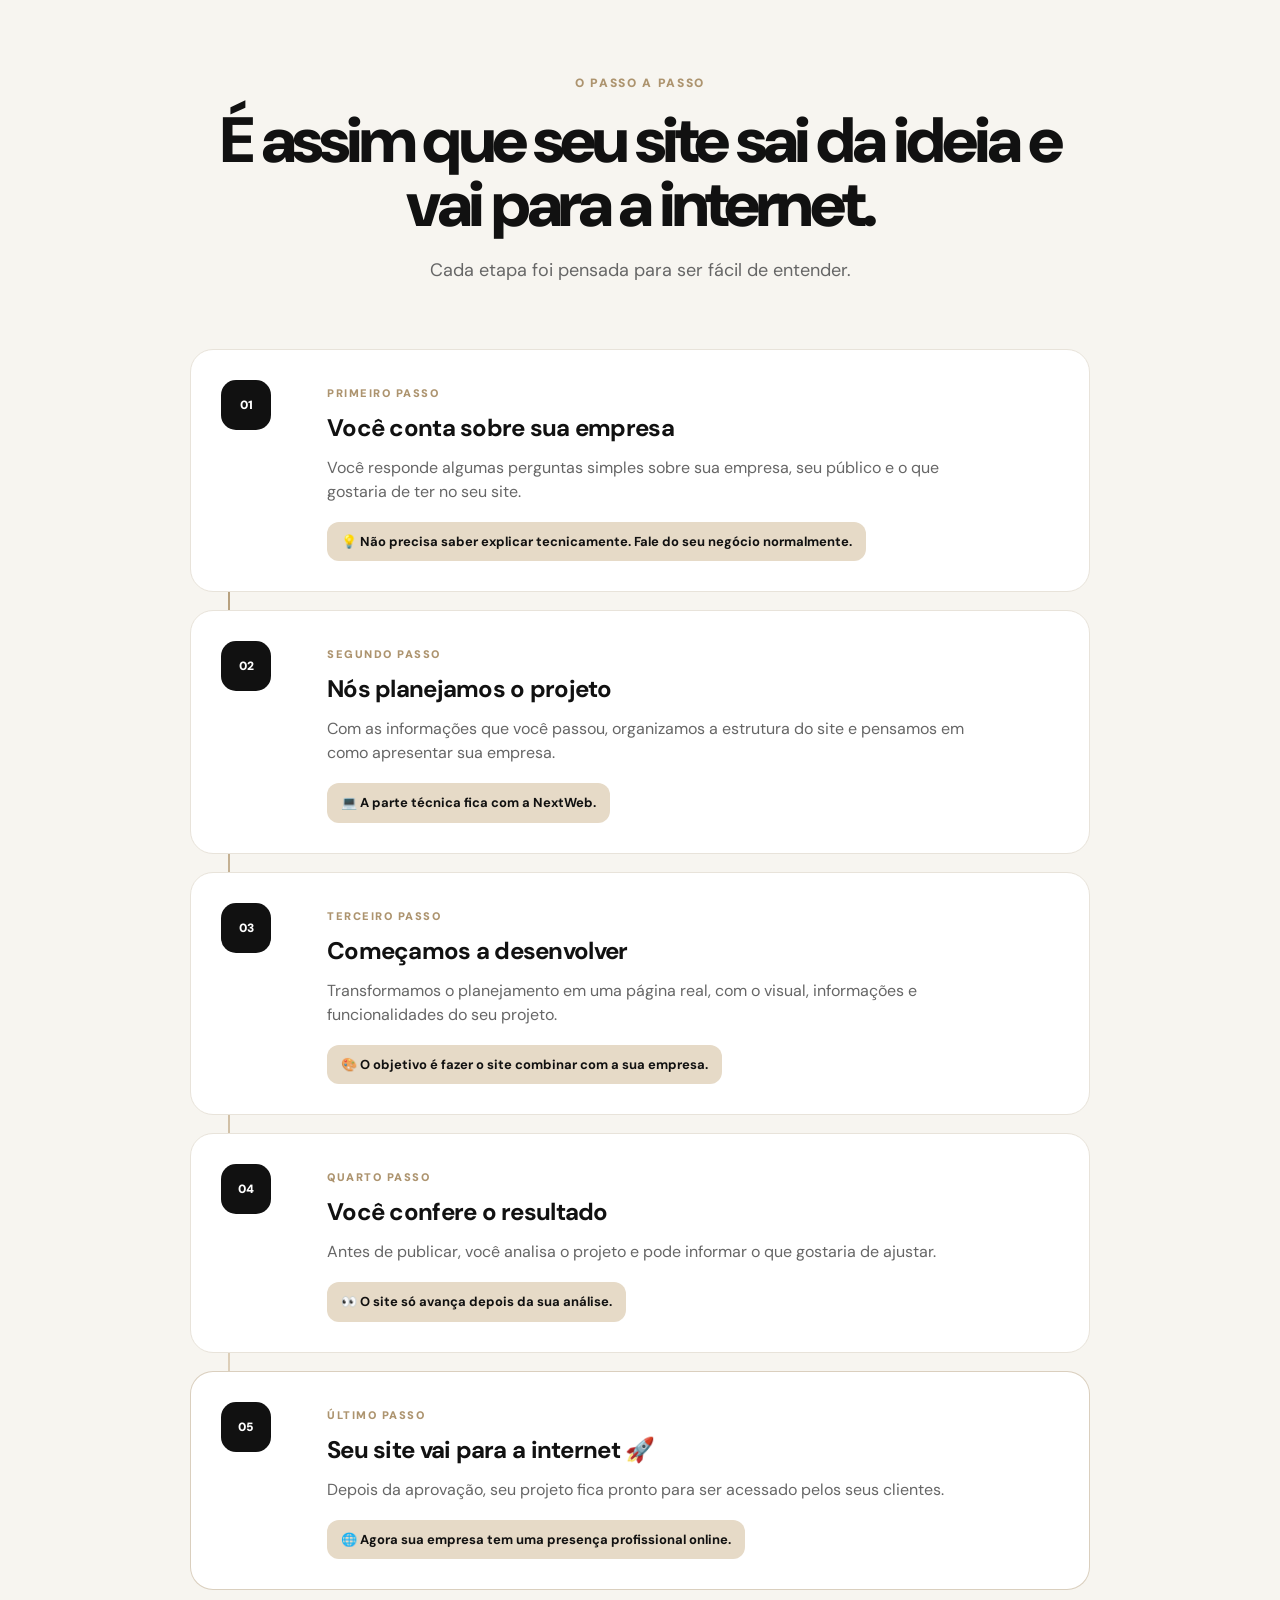
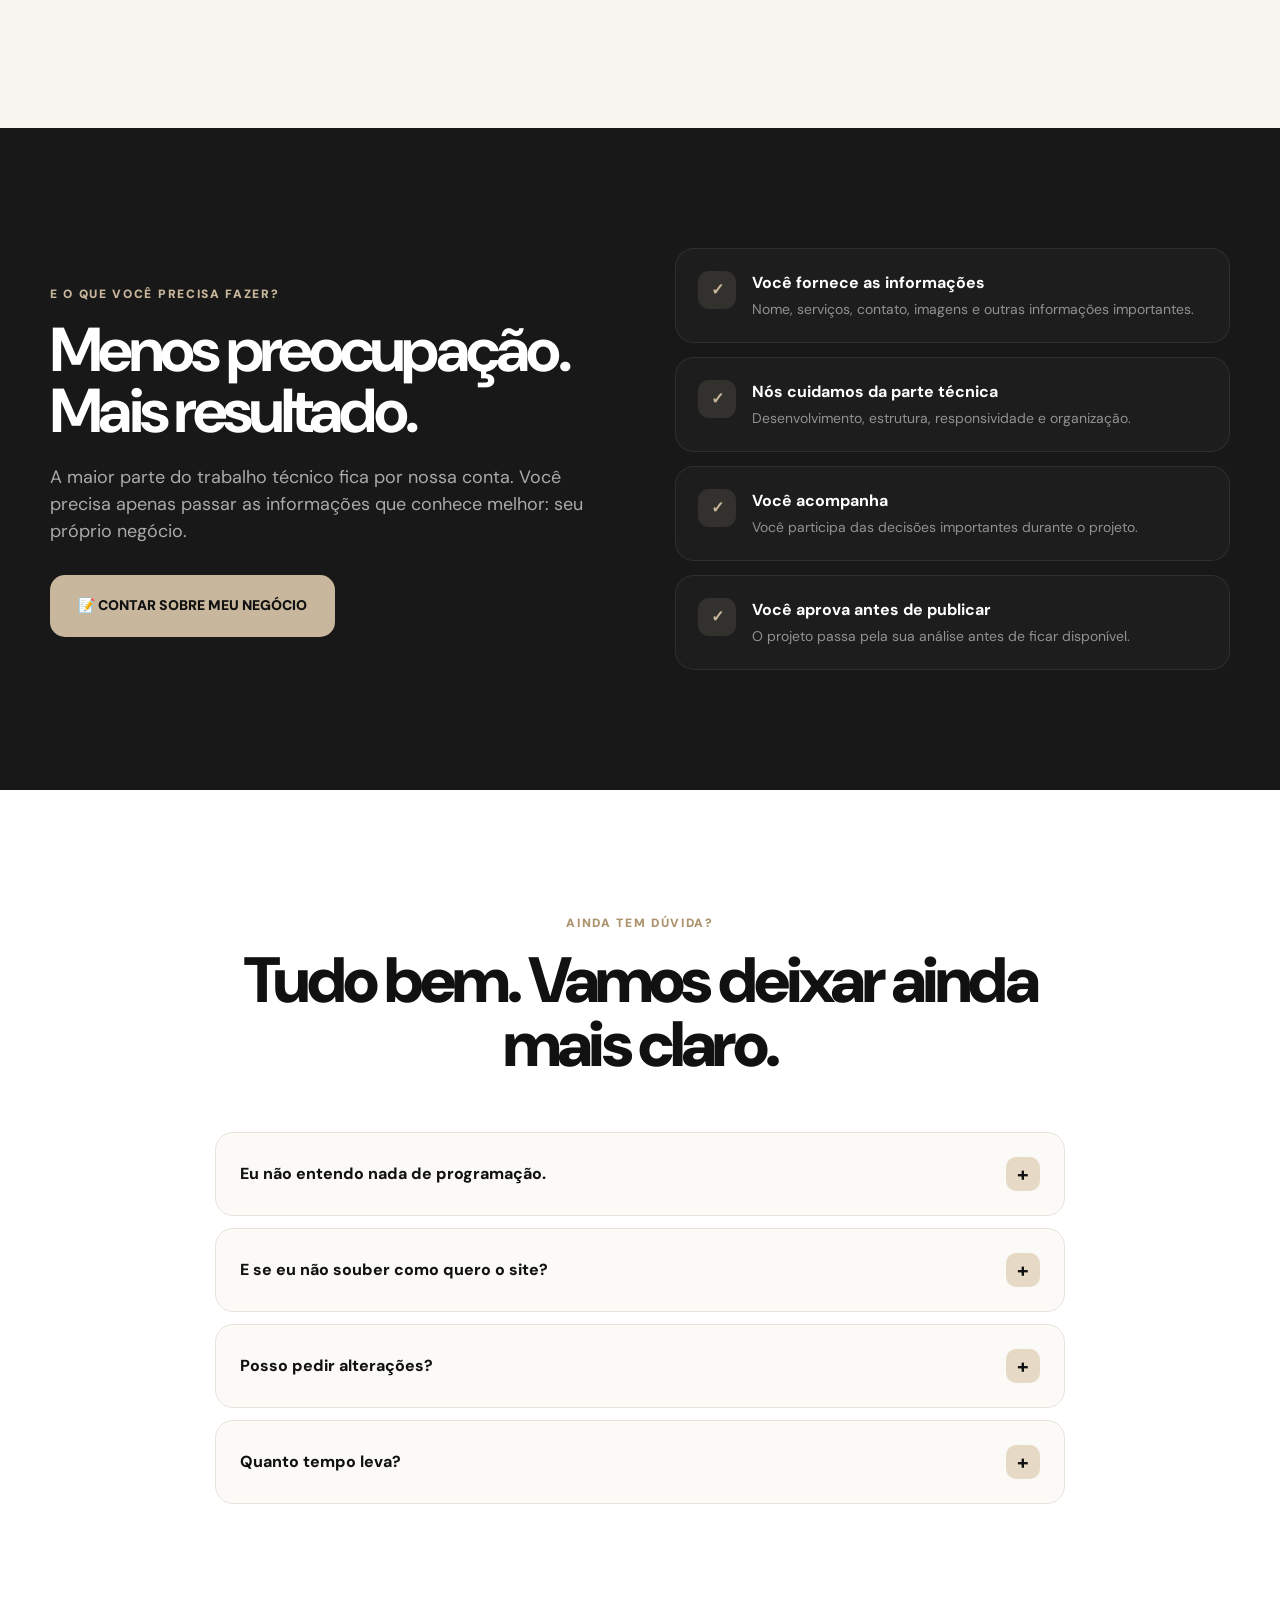
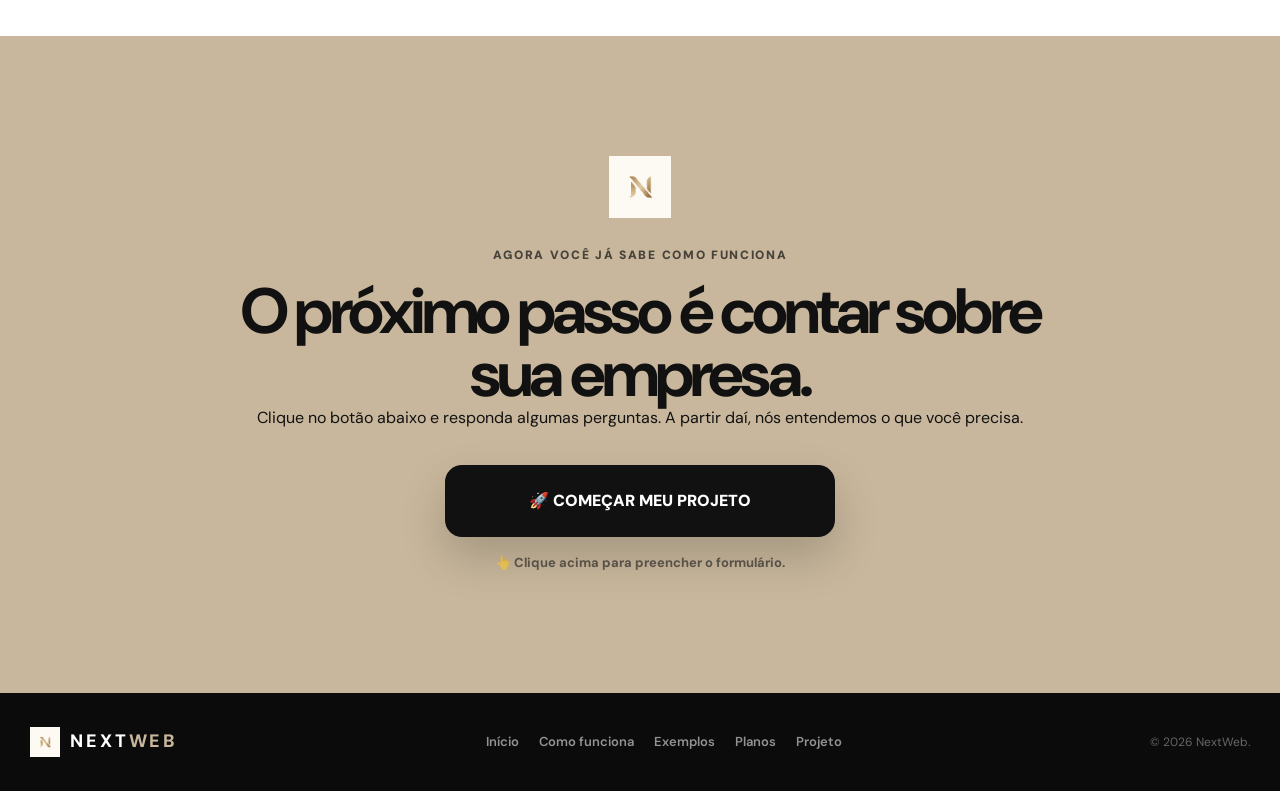
<file: projeto.html>
<!DOCTYPE html>
<html lang="pt-BR">

<head>
    <meta charset="UTF-8">

    <meta name="viewport" content="width=device-width, initial-scale=1.0">

    <meta
        name="description"
        content="Veja como funciona o processo da NextWeb para criar seu site profissional."
    >

    <title>Como Trabalhamos | NextWeb</title>

    <link
        rel="icon"
        type="image/png"
        href="imgs/ChatGPT Image 26_08_2026, 11_01_41 (1).png"
    >

    <link rel="preconnect" href="https://fonts.googleapis.com">
    <link rel="preconnect" href="https://fonts.gstatic.com" crossorigin>

    <link
        href="https://fonts.googleapis.com/css2?family=DM+Sans:wght@400;500;600;700;800;900&display=swap"
        rel="stylesheet"
    >

    <link rel="stylesheet" href="css/projeto.css">
</head>

<body>

    <!-- =====================================================
         NAVBAR
    ====================================================== -->

    <header class="navbar">

        <a href="index.html" class="brand">

            <img
                src="imgs/ChatGPT Image 26_08_2026, 11_01_41 (1).png"
                alt="NextWeb"
                class="brand-icon"
            >

            <span class="brand-name">
                NEXT<span>WEB</span>
            </span>

        </a>


        <nav class="nav-links">

            <a href="index.html">
                Início
            </a>

            <a
                href="como-funciona.html"
                class="active"
            >
                Como funciona
            </a>

            <a href="exemplos.html">
                Exemplos
            </a>

            <a href="planos.html">
                Planos
            </a>

        </nav>


        <a
            href="projeto.html"
            class="nav-button"
        >
            🚀 Começar projeto
        </a>

    </header>


    <main>

        <!-- =====================================================
             HERO
        ====================================================== -->

        <section class="hero">

            <div class="hero-content">

                <img
                    src="imgs/ChatGPT Image 26_08_2026, 11_01_41 (1).png"
                    alt="NextWeb"
                    class="hero-logo"
                >


                <span class="hero-tag">
                    COMO NÓS TRABALHAMOS
                </span>


                <h1>
                    Você explica.
                    <span>A gente transforma.</span>
                </h1>


                <p class="hero-description">
                    Criar um site profissional não precisa ser complicado.
                    Você conta o que precisa e nós cuidamos de transformar
                    isso em um projeto completo.
                </p>


                <div class="hero-actions">

                    <a
                        href="projeto.html"
                        class="button button-primary"
                    >
                        🚀 QUERO COMEÇAR
                    </a>


                    <a
                        href="#processo"
                        class="button button-secondary"
                    >
                        👇 VER O PASSO A PASSO
                    </a>

                </div>


                <div class="hero-help">
                    ↓ Role para baixo para entender cada etapa
                </div>

            </div>

        </section>


        <!-- =====================================================
             INTRO
        ====================================================== -->

        <section class="intro">

            <div class="section-container">

                <div class="intro-box">

                    <span class="section-tag">
                        SEM COMPLICAÇÃO
                    </span>


                    <h2>
                        Você não precisa entender
                        de tecnologia.
                    </h2>


                    <p>
                        Não precisa saber programar, escolher códigos
                        ou entender como um servidor funciona.
                        Nós cuidamos dessa parte para você.
                    </p>


                    <div class="intro-points">

                        <span>
                            ✓ Você explica seu negócio
                        </span>

                        <span>
                            ✓ Nós cuidamos do desenvolvimento
                        </span>

                        <span>
                            ✓ Você acompanha o projeto
                        </span>

                    </div>

                </div>

            </div>

        </section>


        <!-- =====================================================
             PROCESSO
        ====================================================== -->

        <section
            class="process"
            id="processo"
        >

            <div class="section-container">

                <div class="section-heading">

                    <span class="section-tag">
                        O PASSO A PASSO
                    </span>

                    <h2>
                        É assim que seu site sai
                        da ideia e vai para a internet.
                    </h2>

                    <p>
                        Cada etapa foi pensada para ser fácil
                        de entender.
                    </p>

                </div>


                <div class="timeline">

                    <!-- ETAPA 01 -->

                    <article class="process-card">

                        <div class="process-number">
                            01
                        </div>


                        <div class="process-content">

                            <span class="process-label">
                                PRIMEIRO PASSO
                            </span>


                            <h3>
                                Você conta sobre sua empresa
                            </h3>


                            <p>
                                Você responde algumas perguntas simples
                                sobre sua empresa, seu público e o que
                                gostaria de ter no seu site.
                            </p>


                            <div class="process-note">
                                💡 Não precisa saber explicar
                                tecnicamente. Fale do seu negócio
                                normalmente.
                            </div>

                        </div>

                    </article>


                    <!-- ETAPA 02 -->

                    <article class="process-card">

                        <div class="process-number">
                            02
                        </div>


                        <div class="process-content">

                            <span class="process-label">
                                SEGUNDO PASSO
                            </span>


                            <h3>
                                Nós planejamos o projeto
                            </h3>


                            <p>
                                Com as informações que você passou,
                                organizamos a estrutura do site e
                                pensamos em como apresentar sua empresa.
                            </p>


                            <div class="process-note">
                                💻 A parte técnica fica com a NextWeb.
                            </div>

                        </div>

                    </article>


                    <!-- ETAPA 03 -->

                    <article class="process-card">

                        <div class="process-number">
                            03
                        </div>


                        <div class="process-content">

                            <span class="process-label">
                                TERCEIRO PASSO
                            </span>


                            <h3>
                                Começamos a desenvolver
                            </h3>


                            <p>
                                Transformamos o planejamento em uma
                                página real, com o visual, informações
                                e funcionalidades do seu projeto.
                            </p>


                            <div class="process-note">
                                🎨 O objetivo é fazer o site combinar
                                com a sua empresa.
                            </div>

                        </div>

                    </article>


                    <!-- ETAPA 04 -->

                    <article class="process-card">

                        <div class="process-number">
                            04
                        </div>


                        <div class="process-content">

                            <span class="process-label">
                                QUARTO PASSO
                            </span>


                            <h3>
                                Você confere o resultado
                            </h3>


                            <p>
                                Antes de publicar, você analisa o
                                projeto e pode informar o que gostaria
                                de ajustar.
                            </p>


                            <div class="process-note">
                                👀 O site só avança depois da sua análise.
                            </div>

                        </div>

                    </article>


                    <!-- ETAPA 05 -->

                    <article class="process-card process-final">

                        <div class="process-number">
                            05
                        </div>


                        <div class="process-content">

                            <span class="process-label">
                                ÚLTIMO PASSO
                            </span>


                            <h3>
                                Seu site vai para a internet 🚀
                            </h3>


                            <p>
                                Depois da aprovação, seu projeto fica
                                pronto para ser acessado pelos seus
                                clientes.
                            </p>


                            <div class="process-note">
                                🌐 Agora sua empresa tem uma presença
                                profissional online.
                            </div>

                        </div>

                    </article>

                </div>

            </div>

        </section>


        <!-- =====================================================
             O QUE FICA COM A NEXTWEB
        ====================================================== -->

        <section class="responsibility">

            <div class="section-container">

                <div class="responsibility-grid">

                    <div class="responsibility-text">

                        <span class="section-tag">
                            E O QUE VOCÊ PRECISA FAZER?
                        </span>


                        <h2>
                            Menos preocupação.
                            Mais resultado.
                        </h2>


                        <p>
                            A maior parte do trabalho técnico fica
                            por nossa conta. Você precisa apenas
                            passar as informações que conhece melhor:
                            seu próprio negócio.
                        </p>


                        <a
                            href="projeto.html"
                            class="button button-beige"
                        >
                            📝 CONTAR SOBRE MEU NEGÓCIO
                        </a>

                    </div>


                    <div class="responsibility-list">

                        <div class="responsibility-item">

                            <span>✓</span>

                            <div>
                                <strong>
                                    Você fornece as informações
                                </strong>

                                <p>
                                    Nome, serviços, contato,
                                    imagens e outras informações
                                    importantes.
                                </p>
                            </div>

                        </div>


                        <div class="responsibility-item">

                            <span>✓</span>

                            <div>
                                <strong>
                                    Nós cuidamos da parte técnica
                                </strong>

                                <p>
                                    Desenvolvimento, estrutura,
                                    responsividade e organização.
                                </p>
                            </div>

                        </div>


                        <div class="responsibility-item">

                            <span>✓</span>

                            <div>
                                <strong>
                                    Você acompanha
                                </strong>

                                <p>
                                    Você participa das decisões
                                    importantes durante o projeto.
                                </p>
                            </div>

                        </div>


                        <div class="responsibility-item">

                            <span>✓</span>

                            <div>
                                <strong>
                                    Você aprova antes de publicar
                                </strong>

                                <p>
                                    O projeto passa pela sua análise
                                    antes de ficar disponível.
                                </p>
                            </div>

                        </div>

                    </div>

                </div>

            </div>

        </section>


        <!-- =====================================================
             DÚVIDAS
        ====================================================== -->

        <section class="faq">

            <div class="section-container">

                <div class="section-heading">

                    <span class="section-tag">
                        AINDA TEM DÚVIDA?
                    </span>

                    <h2>
                        Tudo bem. Vamos deixar
                        ainda mais claro.
                    </h2>

                </div>


                <div class="faq-list">

                    <article class="faq-item">

                        <button
                            class="faq-question"
                            type="button"
                        >

                            <span>
                                Eu não entendo nada de programação.
                            </span>

                            <span class="faq-icon">
                                +
                            </span>

                        </button>


                        <div class="faq-answer">

                            <p>
                                Não tem problema. Você não precisa saber
                                programação para trabalhar com a NextWeb.
                                Nossa função é justamente cuidar da parte
                                técnica.
                            </p>

                        </div>

                    </article>


                    <article class="faq-item">

                        <button
                            class="faq-question"
                            type="button"
                        >

                            <span>
                                E se eu não souber como quero o site?
                            </span>

                            <span class="faq-icon">
                                +
                            </span>

                        </button>


                        <div class="faq-answer">

                            <p>
                                Você não precisa chegar com tudo definido.
                                As informações que você passar nos ajudam
                                a entender o projeto e organizar a melhor
                                estrutura.
                            </p>

                        </div>

                    </article>


                    <article class="faq-item">

                        <button
                            class="faq-question"
                            type="button"
                        >

                            <span>
                                Posso pedir alterações?
                            </span>

                            <span class="faq-icon">
                                +
                            </span>

                        </button>


                        <div class="faq-answer">

                            <p>
                                O projeto possui uma etapa de análise
                                justamente para que você possa conferir
                                o resultado antes da publicação.
                            </p>

                        </div>

                    </article>


                    <article class="faq-item">

                        <button
                            class="faq-question"
                            type="button"
                        >

                            <span>
                                Quanto tempo leva?
                            </span>

                            <span class="faq-icon">
                                +
                            </span>

                        </button>


                        <div class="faq-answer">

                            <p>
                                O prazo depende do tamanho e da
                                complexidade do projeto. Depois de
                                entendermos o que você precisa,
                                conseguimos explicar melhor as etapas.
                            </p>

                        </div>

                    </article>

                </div>

            </div>

        </section>


        <!-- =====================================================
             CTA FINAL
        ====================================================== -->

        <section class="final-cta">

            <div class="section-container">

                <img
                    src="imgs/ChatGPT Image 26_08_2026, 11_01_41 (1).png"
                    alt=""
                    class="cta-logo"
                >


                <span class="section-tag">
                    AGORA VOCÊ JÁ SABE COMO FUNCIONA
                </span>


                <h2>
                    O próximo passo é contar
                    sobre sua empresa.
                </h2>


                <p>
                    Clique no botão abaixo e responda algumas
                    perguntas. A partir daí, nós entendemos
                    o que você precisa.
                </p>


                <a
                    href="projeto.html"
                    class="button button-big"
                >
                    🚀 COMEÇAR MEU PROJETO
                </a>


                <div class="final-help">
                    👆 Clique acima para preencher o formulário.
                </div>

            </div>

        </section>

    </main>


    <!-- =====================================================
         FOOTER
    ====================================================== -->

    <footer>

        <div class="footer-brand">

            <img
                src="imgs/ChatGPT Image 26_08_2026, 11_01_41 (1).png"
                alt="NextWeb"
            >

            <span>
                NEXT<span>WEB</span>
            </span>

        </div>


        <div class="footer-links">

            <a href="index.html">
                Início
            </a>

            <a href="como-funciona.html">
                Como funciona
            </a>

            <a href="exemplos.html">
                Exemplos
            </a>

            <a href="planos.html">
                Planos
            </a>

            <a href="projeto.html">
                Projeto
            </a>

        </div>


        <p>
            © 2026 NextWeb.
        </p>

    </footer>


    <script src="js/projeto.js"></script>

</body>

</html>
</file>
<file: css/index.css>
/* =========================================================
   NEXTWEB
   Preto + Bege + Off-white
========================================================= */

* {
    margin: 0;
    padding: 0;
    box-sizing: border-box;
}

html {
    scroll-behavior: smooth;
}

body {
    font-family: "DM Sans", sans-serif;
    background: #f7f5f0;
    color: #111;
    line-height: 1.5;
    overflow-x: hidden;
}

a {
    color: inherit;
    text-decoration: none;
}

img {
    display: block;
    max-width: 100%;
}

:root {
    --black: #111111;
    --black-soft: #181818;
    --dark: #0b0b0b;

    --beige: #c8b79c;
    --beige-dark: #ad946f;
    --beige-light: #e6dac7;

    --cream: #f7f5f0;
    --white: #ffffff;

    --gray: #666666;
    --border: #e8e3da;

    --container: 1180px;
}

/* =========================================================
   CONTAINER
========================================================= */

.section-container {
    width: min(
        var(--container),
        calc(100% - 40px)
    );

    margin: 0 auto;
}

/* =========================================================
   NAVBAR
========================================================= */

.navbar {
    position: sticky;
    top: 0;
    z-index: 1000;

    min-height: 78px;

    display: flex;
    align-items: center;
    justify-content: space-between;

    padding: 12px 30px;

    background: rgba(247, 245, 240, 0.94);

    backdrop-filter: blur(18px);
    -webkit-backdrop-filter: blur(18px);

    border-bottom: 1px solid rgba(17, 17, 17, 0.06);
}

/* =========================================================
   BRAND
========================================================= */

.brand {
    display: flex;
    align-items: center;

    gap: 10px;

    flex-shrink: 0;
}

.brand-icon {
    width: 32px;
    height: 32px;

    object-fit: contain;
}

.brand-name {
    color: var(--black);

    font-size: 20px;
    font-weight: 800;

    letter-spacing: 0.18em;
}

.brand-name span {
    color: var(--beige-dark);
}

/* =========================================================
   NAV LINKS
========================================================= */

.nav-links {
    display: flex;
    align-items: center;
    gap: 32px;
}

.nav-links a {
    position: relative;

    color: var(--black);

    font-size: 14px;
    font-weight: 700;
}

.nav-links a::after {
    content: "";

    position: absolute;
    left: 0;
    bottom: -7px;

    width: 0;
    height: 2px;

    background: var(--beige-dark);

    transition: width 0.2s ease;
}

.nav-links a:hover::after {
    width: 100%;
}

/* =========================================================
   NAV BUTTON
========================================================= */

.nav-button {
    min-height: 48px;

    display: inline-flex;
    align-items: center;
    justify-content: center;

    padding: 0 22px;

    border-radius: 13px;

    background: var(--black);
    color: var(--white);

    font-size: 13px;
    font-weight: 800;

    transition:
        0.2s ease;
}

.nav-button:hover {
    background: var(--beige);
    color: var(--black);

    transform: translateY(-2px);
}

/* =========================================================
   HERO
========================================================= */

.hero {
    min-height: calc(100vh - 78px);

    display: flex;
    align-items: center;
    justify-content: center;

    padding: 70px 20px 90px;

    background:
        radial-gradient(
            circle at 80% 15%,
            rgba(200, 183, 156, 0.2),
            transparent 28%
        ),
        var(--cream);

    text-align: center;
}

.hero-content {
    width: min(950px, 100%);
}

/* =========================================================
   HERO LOGO
========================================================= */

.hero-logo {
    width: auto;
    height: 105px;

    margin: 0 auto 30px;

    object-fit: contain;
}

/* =========================================================
   SECTION TAG
========================================================= */

.section-tag,
.hero-tag {
    color: var(--beige-dark);

    font-size: 12px;
    font-weight: 900;

    letter-spacing: 0.14em;
}

/* =========================================================
   HERO TAG
========================================================= */

.hero-tag {
    display: inline-block;

    margin-bottom: 24px;

    padding: 9px 15px;

    border: 1px solid rgba(173, 148, 111, 0.25);
    border-radius: 999px;

    background: rgba(255,255,255,0.65);
}

/* =========================================================
   HERO TITLE
========================================================= */

.hero h1 {
    max-width: 900px;

    margin: 0 auto;

    color: var(--black);

    font-size: clamp(
        50px,
        8vw,
        100px
    );

    line-height: 0.96;

    letter-spacing: -0.07em;

    font-weight: 900;
}

.hero h1 span {
    display: block;

    color: var(--beige-dark);
}

/* =========================================================
   HERO DESCRIPTION
========================================================= */

.hero-description {
    max-width: 700px;

    margin: 28px auto 0;

    color: var(--gray);

    font-size: 19px;
}

/* =========================================================
   HERO ACTIONS
========================================================= */

.hero-actions {
    display: flex;
    justify-content: center;

    flex-wrap: wrap;

    gap: 14px;

    margin-top: 38px;
}

/* =========================================================
   BUTTONS
========================================================= */

.button {
    min-height: 62px;

    display: inline-flex;
    align-items: center;
    justify-content: center;

    padding: 0 28px;

    border-radius: 15px;

    font-size: 14px;
    font-weight: 900;

    cursor: pointer;

    transition:
        transform 0.2s ease,
        background 0.2s ease,
        color 0.2s ease,
        box-shadow 0.2s ease;
}

.button:hover {
    transform: translateY(-3px);
}

.button-primary {
    background: var(--beige);

    color: var(--black);

    box-shadow:
        0 16px 35px rgba(80, 65, 45, 0.18);
}

.button-primary:hover {
    background: var(--beige-dark);
}

.button-secondary {
    background: var(--white);

    color: var(--black);

    border: 2px solid var(--black);
}

.button-secondary:hover {
    background: var(--black);
    color: var(--white);
}

.button-dark {
    background: var(--black);
    color: var(--white);
}

.button-dark:hover {
    background: #282828;
}

.button-beige {
    background: var(--beige);
    color: var(--black);
}

/* =========================================================
   HERO DIRECTION
========================================================= */

.hero-direction {
    display: flex;
    flex-direction: column;

    gap: 3px;

    margin-top: 20px;

    color: #888;

    font-size: 13px;
}

.hero-direction strong {
    color: #666;
}

/* =========================================================
   SECTION HEADINGS
========================================================= */

.section-heading {
    text-align: center;
}

.section-heading h2,
.solution-header h2,
.final-cta h2 {
    max-width: 850px;

    margin: 15px auto 0;

    font-size: clamp(
        38px,
        5vw,
        64px
    );

    line-height: 1;

    letter-spacing: -0.06em;

    font-weight: 900;
}

.section-text {
    max-width: 680px;

    margin: 18px auto 0;

    color: var(--gray);

    font-size: 18px;
}

/* =========================================================
   PROBLEM
========================================================= */

.problem {
    padding: 120px 0;

    background: var(--white);
}

.problem-grid {
    display: grid;

    grid-template-columns:
        repeat(3, 1fr);

    gap: 18px;

    margin-top: 55px;
}

.problem-card {
    padding: 32px;

    border: 1px solid var(--border);

    border-radius: 22px;

    background: #fbfaf7;

    transition:
        transform 0.25s ease,
        box-shadow 0.25s ease;
}

.problem-card:hover {
    transform: translateY(-6px);

    box-shadow:
        0 20px 50px rgba(0,0,0,0.07);
}

.card-icon {
    width: 50px;
    height: 50px;

    display: grid;
    place-items: center;

    margin-bottom: 25px;

    border-radius: 15px;

    background: var(--beige-light);

    color: var(--black);

    font-size: 13px;
    font-weight: 900;
}

.problem-card h3 {
    margin-bottom: 10px;

    font-size: 20px;
}

.problem-card p {
    color: var(--gray);

    font-size: 15px;
}

/* =========================================================
   NEXT ACTION
========================================================= */

.next-action {
    margin-top: 55px;

    display: flex;
    flex-direction: column;

    align-items: center;

    gap: 15px;

    text-align: center;
}

.next-action p {
    font-size: 16px;
    font-weight: 800;
}

.dark-action p {
    color: var(--white);
}

/* =========================================================
   SOLUTION
========================================================= */

.solution {
    padding: 120px 0;

    background: var(--black-soft);

    color: var(--white);
}

.solution-header {
    text-align: center;
}

.solution-header .section-tag {
    color: var(--beige);
}

.solution-header h2 {
    color: var(--white);
}

.solution-header > p {
    margin-top: 22px;

    color: #aaa;

    font-size: 18px;
}

/* =========================================================
   BENEFITS
========================================================= */

.benefits {
    display: grid;

    grid-template-columns:
        repeat(2, 1fr);

    gap: 15px;

    margin-top: 55px;
}

.benefit {
    display: flex;

    gap: 18px;

    padding: 26px;

    border: 1px solid rgba(255,255,255,0.08);

    border-radius: 20px;

    background: rgba(255,255,255,0.025);

    transition: 0.2s ease;
}

.benefit:hover {
    transform: translateY(-4px);

    border-color: rgba(200,183,156,0.25);

    background:
        rgba(200,183,156,0.05);
}

.benefit-number {
    width: 46px;
    height: 46px;

    flex: 0 0 46px;

    display: grid;
    place-items: center;

    border-radius: 13px;

    background: rgba(200,183,156,0.13);

    color: var(--beige);

    font-size: 12px;

    font-weight: 900;
}

.benefit h3 {
    margin-bottom: 6px;

    font-size: 18px;
}

.benefit p {
    color: #999;

    font-size: 15px;
}

/* =========================================================
   PROCESS PREVIEW
========================================================= */

.process-preview {
    padding: 120px 0;

    background: var(--cream);
}

.steps {
    display: grid;

    grid-template-columns:
        repeat(4, 1fr);

    gap: 16px;

    margin-top: 55px;
}

.step {
    min-height: 255px;

    padding: 28px;

    border: 1px solid var(--border);

    border-radius: 22px;

    background: var(--white);

    transition: 0.25s ease;
}

.step:hover {
    transform: translateY(-5px);

    box-shadow:
        0 18px 45px rgba(0,0,0,0.07);
}

.step-number {
    width: 46px;
    height: 46px;

    display: grid;
    place-items: center;

    border-radius: 13px;

    background: var(--black);

    color: var(--white);

    font-size: 12px;
    font-weight: 900;
}

.step h3 {
    margin-top: 32px;
    margin-bottom: 9px;

    font-size: 20px;
}

.step p {
    color: var(--gray);

    font-size: 15px;
}

/* =========================================================
   FINAL CTA
========================================================= */

.final-cta {
    padding: 120px 0;

    background: var(--beige);

    text-align: center;
}

.cta-logo {
    width: 65px;
    height: 65px;

    object-fit: contain;

    margin: 0 auto 24px;
}

.final-cta .section-tag {
    color: rgba(17,17,17,0.72);
}

.final-cta h2 {
    color: var(--black);
}

.final-cta > .section-container > p:not(.cta-help) {
    max-width: 680px;

    margin: 22px auto 0;

    color: rgba(17,17,17,0.72);

    font-size: 18px;
}

.cta-steps {
    display: flex;

    align-items: center;
    justify-content: center;

    flex-wrap: wrap;

    gap: 14px;

    margin: 38px 0;
}

.cta-steps span {
    color: var(--black);

    font-size: 14px;
    font-weight: 800;
}

.cta-arrow {
    opacity: 0.45;
}

.button-big {
    min-width: 380px;
    min-height: 72px;

    background: var(--black);

    color: var(--white);

    border-radius: 17px;

    font-size: 16px;

    box-shadow:
        0 20px 45px rgba(0,0,0,0.18);
}

.button-big:hover {
    background: var(--white);

    color: var(--black);
}

.cta-help {
    margin-top: 17px;

    color: rgba(17,17,17,0.62);

    font-size: 13px;
}

/* =========================================================
   FOOTER
========================================================= */

footer {
    display: flex;

    align-items: center;
    justify-content: space-between;

    gap: 25px;

    padding: 34px 30px;

    background: var(--dark);

    color: var(--white);
}

.footer-brand {
    display: flex;
    align-items: center;

    gap: 10px;
}

.footer-brand img {
    width: 30px;
    height: 30px;

    object-fit: contain;
}

.footer-brand > span {
    color: white;

    font-size: 18px;
    font-weight: 800;

    letter-spacing: 0.16em;
}

.footer-brand > span span {
    color: var(--beige);
}

.footer-links {
    display: flex;

    flex-wrap: wrap;

    justify-content: center;

    gap: 20px;
}

.footer-links a {
    color: #969696;

    font-size: 13px;
    font-weight: 600;

    transition: color 0.2s ease;
}

.footer-links a:hover {
    color: var(--beige);
}

footer > p {
    color: #666;

    font-size: 12px;
}

/* =========================================================
   REVEAL
========================================================= */

.reveal {
    opacity: 0;

    transform: translateY(25px);

    transition:
        opacity 0.7s ease,
        transform 0.7s ease;
}

.reveal.visible {
    opacity: 1;

    transform: translateY(0);
}

/* =========================================================
   RESPONSIVIDADE
========================================================= */

@media (max-width: 1050px) {

    .nav-links {
        display: none;
    }

    .problem-grid {
        grid-template-columns: 1fr;
    }

    .steps {
        grid-template-columns:
            repeat(2, 1fr);
    }

    footer {
        flex-direction: column;

        text-align: center;
    }
}

@media (max-width: 800px) {

    .navbar {
        padding: 11px 16px;
    }

    .hero {
        padding-top: 65px;
    }

    .benefits {
        grid-template-columns: 1fr;
    }

    .hero-logo {
        height: 90px;
    }

    .problem,
    .solution,
    .process-preview,
    .final-cta {
        padding: 90px 0;
    }
}

@media (max-width: 650px) {

    .brand-icon {
        width: 28px;
        height: 28px;
    }

    .brand-name {
        font-size: 17px;

        letter-spacing: 0.13em;
    }

    .nav-button {
        padding: 0 14px;

        min-height: 44px;

        font-size: 11px;
    }

    .hero {
        padding:
            60px 16px
            80px;
    }

    .hero-logo {
        height: 80px;

        margin-bottom: 25px;
    }

    .hero h1 {
        font-size: clamp(
            45px,
            13vw,
            65px
        );
    }

    .hero-description {
        font-size: 16px;
    }

    .hero-actions {
        width: 100%;

        flex-direction: column;
    }

    .hero-actions .button {
        width: 100%;
    }

    .section-container {
        width: calc(100% - 30px);
    }

    .problem-grid,
    .steps {
        grid-template-columns: 1fr;
    }

    .step {
        min-height: auto;
    }

    .cta-steps {
        flex-direction: column;
    }

    .cta-arrow {
        display: none;
    }

    .button-big {
        width: 100%;
        min-width: 0;
    }

    .final-cta > .section-container > p:not(.cta-help) {
        font-size: 16px;
    }
}

@media (max-width: 400px) {

    .brand-name {
        font-size: 15px;
    }

    .nav-button {
        padding: 0 11px;

        font-size: 10px;
    }

    .hero h1 {
        font-size: 43px;
    }

    .hero-tag {
        font-size: 10px;
    }

    .button {
        min-height: 58px;

        padding: 0 17px;

        font-size: 13px;
    }
}

/* =========================================================
   REDUÇÃO DE MOVIMENTO
========================================================= */

@media (prefers-reduced-motion: reduce) {

    html {
        scroll-behavior: auto;
    }

    *,
    *::before,
    *::after {
        transition: none !important;
        animation: none !important;
    }
}
</file>
<file: css/planos.css>
/* =========================================================
   NEXTWEB — PLANOS
   Preto + Bege + Off-White
========================================================= */

* {
    margin: 0;
    padding: 0;
    box-sizing: border-box;
}

html {
    scroll-behavior: smooth;
}

body {
    font-family: "DM Sans", sans-serif;

    background: #f7f5f0;
    color: #111111;

    line-height: 1.5;

    overflow-x: hidden;
}

a {
    text-decoration: none;
    color: inherit;
}

img {
    max-width: 100%;
    display: block;
}

:root {
    --black: #111111;
    --black-soft: #181818;
    --dark: #0b0b0b;

    --beige: #c8b79c;
    --beige-dark: #ad946f;
    --beige-light: #e6dac7;

    --cream: #f7f5f0;
    --white: #ffffff;

    --gray: #666666;
    --border: #e8e3da;

    --container: 1180px;
}

/* =========================================================
   CONTAINER
========================================================= */

.section-container {
    width: min(
        var(--container),
        calc(100% - 40px)
    );

    margin: 0 auto;
}

/* =========================================================
   NAVBAR
========================================================= */

.navbar {
    position: sticky;
    top: 0;
    z-index: 1000;

    min-height: 78px;

    display: flex;
    align-items: center;
    justify-content: space-between;

    gap: 20px;

    padding: 12px 30px;

    background: rgba(247, 245, 240, 0.95);

    backdrop-filter: blur(18px);
    -webkit-backdrop-filter: blur(18px);

    border-bottom: 1px solid rgba(17, 17, 17, 0.06);

    transition: box-shadow 0.25s ease;
}

/* =========================================================
   BRAND
========================================================= */

.brand {
    display: flex;
    align-items: center;

    gap: 10px;

    flex-shrink: 0;
}

.brand-icon {
    width: 32px;
    height: 32px;

    object-fit: contain;
}

.brand-name {
    font-size: 20px;
    font-weight: 800;

    letter-spacing: 0.18em;
}

.brand-name span {
    color: var(--beige-dark);
}

/* =========================================================
   NAV LINKS
========================================================= */

.nav-links {
    display: flex;
    align-items: center;

    gap: 30px;
}

.nav-links a {
    position: relative;

    font-size: 14px;
    font-weight: 700;
}

.nav-links a::after {
    content: "";

    position: absolute;
    left: 0;
    bottom: -7px;

    width: 0;
    height: 2px;

    background: var(--beige-dark);

    transition: width 0.2s ease;
}

.nav-links a:hover::after,
.nav-links a.active::after {
    width: 100%;
}

/* =========================================================
   NAV BUTTON
========================================================= */

.nav-button {
    min-height: 48px;

    display: inline-flex;
    align-items: center;
    justify-content: center;

    padding: 0 22px;

    border-radius: 13px;

    background: var(--black);
    color: var(--white);

    font-size: 13px;
    font-weight: 800;

    transition:
        background 0.2s ease,
        color 0.2s ease,
        transform 0.2s ease;
}

.nav-button:hover {
    background: var(--beige);
    color: var(--black);

    transform: translateY(-2px);
}

/* =========================================================
   HERO
========================================================= */

.hero {
    min-height: 78vh;

    display: flex;
    align-items: center;
    justify-content: center;

    padding: 75px 20px 90px;

    background:
        radial-gradient(
            circle at 80% 15%,
            rgba(200, 183, 156, 0.20),
            transparent 28%
        ),
        var(--cream);

    text-align: center;
}

.hero-content {
    width: min(950px, 100%);
}

.hero-logo {
    width: auto;
    height: 85px;

    margin: 0 auto 28px;

    object-fit: contain;
}

.hero-tag,
.section-tag {
    color: var(--beige-dark);

    font-size: 12px;
    font-weight: 900;

    letter-spacing: 0.14em;
}

.hero-tag {
    display: inline-block;

    padding: 9px 15px;

    border: 1px solid rgba(173, 148, 111, 0.25);

    border-radius: 999px;

    background: rgba(255, 255, 255, 0.65);
}

.hero h1 {
    max-width: 900px;

    margin: 22px auto 0;

    font-size: clamp(
        48px,
        7vw,
        92px
    );

    line-height: 0.97;

    letter-spacing: -0.07em;

    font-weight: 900;
}

.hero h1 span {
    display: block;

    color: var(--beige-dark);
}

.hero-description {
    max-width: 720px;

    margin: 25px auto 0;

    color: var(--gray);

    font-size: 18px;
}

.hero-actions {
    display: flex;
    align-items: center;
    justify-content: center;

    flex-wrap: wrap;

    gap: 14px;

    margin-top: 35px;
}

.hero-help {
    margin-top: 18px;

    color: #888888;

    font-size: 13px;

    font-weight: 600;
}

/* =========================================================
   BUTTONS
========================================================= */

.button {
    min-height: 62px;

    display: inline-flex;
    align-items: center;
    justify-content: center;

    padding: 0 28px;

    border-radius: 15px;

    font-size: 14px;
    font-weight: 900;

    cursor: pointer;

    transition:
        transform 0.2s ease,
        background 0.2s ease,
        color 0.2s ease,
        box-shadow 0.2s ease;
}

.button:hover {
    transform: translateY(-3px);
}

.button-primary {
    background: var(--beige);

    color: var(--black);

    box-shadow:
        0 15px 35px rgba(80, 65, 45, 0.18);
}

.button-primary:hover {
    background: var(--beige-dark);
}

.button-secondary {
    background: var(--white);

    color: var(--black);

    border: 2px solid var(--black);
}

.button-secondary:hover {
    background: var(--black);

    color: var(--white);
}

.button-dark {
    background: var(--black);

    color: var(--white);
}

.button-dark:hover {
    background: #282828;
}

.button-beige {
    background: var(--beige);

    color: var(--black);
}

.button-big {
    min-width: 390px;
    min-height: 72px;

    background: var(--black);

    color: var(--white);

    border-radius: 17px;

    font-size: 16px;

    box-shadow:
        0 20px 45px rgba(0, 0, 0, 0.18);
}

.button-big:hover {
    background: var(--white);

    color: var(--black);
}

/* =========================================================
   SITE PRONTO
========================================================= */

.ready-option {
    padding: 70px 0;

    background: var(--white);
}

.ready-card {
    display: grid;

    grid-template-columns:
        1.25fr
        0.75fr
        0.8fr
        auto;

    align-items: center;

    gap: 28px;

    padding: 35px;

    border: 1px solid var(--border);

    border-radius: 25px;

    background: #fbfaf7;

    box-shadow:
        0 12px 35px rgba(0, 0, 0, 0.03);
}

.ready-info {
    min-width: 0;
}

.ready-badge {
    color: var(--beige-dark);

    font-size: 11px;

    font-weight: 900;

    letter-spacing: 0.12em;
}

.ready-info h2 {
    margin-top: 8px;

    font-size: 30px;

    letter-spacing: -0.04em;
}

.ready-info > p {
    max-width: 480px;

    margin-top: 9px;

    color: var(--gray);

    font-size: 15px;
}

.ready-price {
    margin-top: 18px;
}

.ready-price span {
    display: block;

    color: #888888;

    font-size: 11px;

    font-weight: 700;

    text-transform: uppercase;

    letter-spacing: 0.08em;
}

.ready-price strong {
    color: var(--black);

    font-size: 42px;

    line-height: 1;

    letter-spacing: -0.05em;
}

.ready-features {
    display: grid;

    gap: 9px;

    color: #555555;

    font-size: 14px;

    font-weight: 600;
}

.ready-additional {
    max-width: 300px;

    padding: 16px;

    border-radius: 15px;

    background: var(--beige-light);

    color: var(--black);
}

.ready-additional strong {
    display: block;

    margin-bottom: 6px;

    font-size: 13px;
}

.ready-additional p {
    color: #625b50;

    font-size: 12px;

    line-height: 1.5;
}

.ready-card > .button {
    white-space: nowrap;
}

/* =========================================================
   SECTION HEADING
========================================================= */

.section-heading {
    text-align: center;
}

.section-heading h2 {
    max-width: 800px;

    margin: 15px auto 0;

    font-size: clamp(
        38px,
        5vw,
        64px
    );

    line-height: 1;

    letter-spacing: -0.06em;

    font-weight: 900;
}

.section-heading p {
    max-width: 670px;

    margin: 20px auto 0;

    color: var(--gray);

    font-size: 17px;
}

/* =========================================================
   PLANOS
========================================================= */

.plans {
    padding: 120px 0;

    background: var(--cream);
}

.plans-grid {
    display: grid;

    grid-template-columns:
        repeat(3, 1fr);

    gap: 18px;

    margin-top: 60px;
}

.plan-card {
    position: relative;

    display: flex;
    flex-direction: column;

    min-height: 610px;

    padding: 32px;

    border: 1px solid var(--border);

    border-radius: 24px;

    background: var(--white);

    transition:
        transform 0.25s ease,
        box-shadow 0.25s ease;
}

.plan-card:hover {
    transform: translateY(-6px);

    box-shadow:
        0 22px 55px rgba(0, 0, 0, 0.08);
}

.plan-card.featured {
    border: 2px solid var(--beige-dark);

    transform: translateY(-10px);

    box-shadow:
        0 25px 60px rgba(80, 65, 45, 0.12);
}

.plan-card.featured:hover {
    transform: translateY(-14px);
}

.featured-badge {
    position: absolute;

    top: 0;
    left: 50%;

    transform: translate(-50%, -50%);

    padding: 8px 14px;

    border-radius: 999px;

    background: var(--black);

    color: var(--beige);

    font-size: 10px;

    font-weight: 900;

    white-space: nowrap;
}

.plan-label {
    color: var(--beige-dark);

    font-size: 11px;

    font-weight: 900;

    letter-spacing: 0.14em;
}

.plan-top h3 {
    margin-top: 9px;

    font-size: 25px;

    line-height: 1.05;

    letter-spacing: -0.04em;
}

.plan-description {
    min-height: 70px;

    margin-top: 12px;

    color: var(--gray);

    font-size: 14px;
}

.plan-price {
    margin-top: 28px;
}

.plan-price span {
    display: block;

    color: #888888;

    font-size: 11px;

    font-weight: 700;

    text-transform: uppercase;

    letter-spacing: 0.08em;
}

.plan-price strong {
    display: block;

    margin-top: 2px;

    color: var(--black);

    font-size: 48px;

    line-height: 1;

    letter-spacing: -0.06em;
}

.plan-divider {
    height: 1px;

    margin: 25px 0;

    background: var(--border);
}

.plan-features {
    display: grid;

    gap: 13px;

    padding: 0;

    list-style: none;
}

.plan-features li {
    display: flex;

    gap: 10px;

    color: #555555;

    font-size: 14px;
}

.plan-features li span {
    color: var(--beige-dark);

    font-weight: 900;
}

.plan-button {
    width: 100%;

    margin-top: auto;

    background: var(--black);

    color: var(--white);
}

.plan-button:hover {
    background: var(--beige);

    color: var(--black);
}

.featured-button {
    background: var(--beige);

    color: var(--black);
}

.featured-button:hover {
    background: var(--black);

    color: var(--white);
}

/* =========================================================
   COMPARAÇÃO
========================================================= */

.comparison {
    padding: 120px 0;

    background: var(--white);
}

.table-wrapper {
    margin-top: 55px;

    overflow-x: auto;

    border: 1px solid var(--border);

    border-radius: 22px;

    background: var(--white);

    box-shadow:
        0 15px 40px rgba(0, 0, 0, 0.04);
}

table {
    width: 100%;

    min-width: 820px;

    border-collapse: collapse;
}

th,
td {
    padding: 19px 20px;

    border-bottom: 1px solid var(--border);

    text-align: center;
}

th:first-child,
td:first-child {
    text-align: left;
}

thead {
    background: var(--black);

    color: var(--white);
}

th {
    font-size: 13px;

    font-weight: 800;
}

td {
    color: #555555;

    font-size: 14px;
}

tbody tr:last-child td {
    border-bottom: 0;
}

tbody tr:hover {
    background: #fcfbf8;
}

.table-highlight {
    background: var(--beige);

    color: var(--black) !important;
}

.table-note {
    margin-top: 15px;

    color: #888888;

    font-size: 12px;

    text-align: center;
}

/* =========================================================
   AJUDA
========================================================= */

.help-choice {
    padding: 90px 0;

    background: var(--cream);
}

.help-card {
    display: flex;

    align-items: center;

    justify-content: space-between;

    gap: 35px;

    padding: 45px;

    border-radius: 25px;

    background: var(--black);

    color: var(--white);
}

.help-card .section-tag {
    color: var(--beige);
}

.help-card h2 {
    margin-top: 10px;

    font-size: 42px;

    line-height: 1;

    letter-spacing: -0.05em;
}

.help-card p {
    max-width: 600px;

    margin-top: 15px;

    color: #aaaaaa;

    font-size: 16px;
}

/* =========================================================
   CTA FINAL
========================================================= */

.final-cta {
    padding: 120px 0;

    background: var(--beige);

    text-align: center;
}

.cta-logo {
    width: 62px;
    height: 62px;

    margin: 0 auto 24px;

    object-fit: contain;
}

.final-cta .section-tag {
    color: rgba(17, 17, 17, 0.7);
}

.final-cta h2 {
    max-width: 850px;

    margin: 15px auto 0;

    color: var(--black);

    font-size: clamp(
        42px,
        5vw,
        65px
    );

    line-height: 0.98;

    letter-spacing: -0.06em;
}

.final-cta p {
    max-width: 650px;

    margin: 22px auto 0;

    color: rgba(17, 17, 17, 0.7);

    font-size: 18px;
}

.final-cta .button {
    margin-top: 35px;
}

.final-help {
    margin-top: 16px;

    color: rgba(17, 17, 17, 0.58);

    font-size: 13px;

    font-weight: 700;
}

/* =========================================================
   FOOTER
========================================================= */

footer {
    display: flex;

    align-items: center;

    justify-content: space-between;

    gap: 25px;

    padding: 34px 30px;

    background: var(--dark);

    color: var(--white);
}

.footer-brand {
    display: flex;

    align-items: center;

    gap: 10px;
}

.footer-brand img {
    width: 30px;
    height: 30px;

    object-fit: contain;
}

.footer-brand > span {
    font-size: 18px;

    font-weight: 800;

    letter-spacing: 0.16em;
}

.footer-brand > span span {
    color: var(--beige);
}

.footer-links {
    display: flex;

    flex-wrap: wrap;

    justify-content: center;

    gap: 20px;
}

.footer-links a {
    color: #929292;

    font-size: 13px;

    font-weight: 600;

    transition: color 0.2s ease;
}

.footer-links a:hover {
    color: var(--beige);
}

footer > p {
    color: #666666;

    font-size: 12px;
}

/* =========================================================
   ANIMAÇÃO
========================================================= */

.reveal {
    opacity: 0;

    transform: translateY(24px);

    transition:
        opacity 0.7s ease,
        transform 0.7s ease;
}

.reveal.visible {
    opacity: 1;

    transform: translateY(0);
}

/* =========================================================
   RESPONSIVIDADE
========================================================= */

@media (max-width: 1200px) {

    .ready-card {
        grid-template-columns:
            1fr
            1fr;
    }

    .ready-additional {
        max-width: none;
    }

    .ready-card > .button {
        width: 100%;

        grid-column: 1 / -1;
    }
}

@media (max-width: 1050px) {

    .nav-links {
        display: none;
    }

    .plans-grid {
        grid-template-columns: 1fr;

        max-width: 620px;

        margin-left: auto;
        margin-right: auto;
    }

    .plan-card.featured {
        transform: none;
    }

    .plan-card.featured:hover {
        transform: translateY(-6px);
    }

    .help-card {
        flex-direction: column;

        align-items: flex-start;
    }

    footer {
        flex-direction: column;

        text-align: center;
    }
}

@media (max-width: 700px) {

    .navbar {
        min-height: 68px;

        padding: 11px 16px;
    }

    .brand-icon {
        width: 28px;
        height: 28px;
    }

    .brand-name {
        font-size: 17px;

        letter-spacing: 0.13em;
    }

    .nav-button {
        min-height: 44px;

        padding: 0 13px;

        font-size: 10px;
    }

    .hero {
        min-height: auto;

        padding:
            65px 16px
            85px;
    }

    .hero-logo {
        height: 70px;
    }

    .hero h1 {
        font-size: clamp(
            44px,
            12vw,
            65px
        );
    }

    .hero-description {
        font-size: 16px;
    }

    .hero-actions {
        flex-direction: column;
    }

    .hero-actions .button {
        width: 100%;
    }

    .section-container {
        width: calc(100% - 30px);
    }

    .ready-option,
    .plans,
    .comparison,
    .help-choice,
    .final-cta {
        padding: 85px 0;
    }

    .ready-card {
        grid-template-columns: 1fr;

        padding: 28px;
    }

    .ready-card > .button {
        grid-column: auto;
    }

    .ready-price strong {
        font-size: 38px;
    }

    .plan-card {
        min-height: 0;

        padding: 28px;
    }

    .plan-description {
        min-height: auto;
    }

    .help-card {
        padding: 30px 24px;
    }

    .help-card h2 {
        font-size: 38px;
    }

    .button-big {
        width: 100%;

        min-width: 0;
    }

    .ready-additional {
        max-width: 100%;
    }

    footer {
        padding: 30px 18px;
    }
}

@media (max-width: 430px) {

    .brand-name {
        font-size: 15px;
    }

    .nav-button {
        padding: 0 10px;

        font-size: 9px;
    }

    .hero h1 {
        font-size: 43px;
    }

    .button {
        min-height: 58px;

        padding: 0 17px;

        font-size: 13px;
    }
}

@media (prefers-reduced-motion: reduce) {

    html {
        scroll-behavior: auto;
    }

    *,
    *::before,
    *::after {
        transition: none !important;
        animation: none !important;
    }
}
</file>
<file: css/projeto.css>
/* =========================================================
   NEXTWEB — COMO FUNCIONA
========================================================= */

* {
    margin: 0;
    padding: 0;
    box-sizing: border-box;
}

html {
    scroll-behavior: smooth;
}

body {
    font-family: "DM Sans", sans-serif;

    background: #f7f5f0;
    color: #111111;

    line-height: 1.5;

    overflow-x: hidden;
}

a {
    text-decoration: none;
    color: inherit;
}

button {
    font: inherit;
}

img {
    max-width: 100%;
    display: block;
}

:root {
    --black: #111111;
    --black-soft: #181818;
    --dark: #0b0b0b;

    --beige: #c8b79c;
    --beige-dark: #ad946f;
    --beige-light: #e6dac7;

    --cream: #f7f5f0;
    --white: #ffffff;

    --gray: #666666;
    --border: #e8e3da;

    --container: 1180px;
}


/* =========================================================
   CONTAINER
========================================================= */

.section-container {
    width: min(
        var(--container),
        calc(100% - 40px)
    );

    margin: 0 auto;
}


/* =========================================================
   NAVBAR
========================================================= */

.navbar {
    position: sticky;
    top: 0;
    z-index: 1000;

    min-height: 78px;

    display: flex;
    align-items: center;
    justify-content: space-between;

    padding: 12px 30px;

    background: rgba(247, 245, 240, 0.95);

    backdrop-filter: blur(18px);
    -webkit-backdrop-filter: blur(18px);

    border-bottom: 1px solid rgba(17,17,17,0.06);

    transition: box-shadow .25s ease;
}


/* =========================================================
   BRAND
========================================================= */

.brand {
    display: flex;
    align-items: center;

    gap: 10px;

    flex-shrink: 0;
}

.brand-icon {
    width: 32px;
    height: 32px;

    object-fit: contain;
}

.brand-name {
    color: var(--black);

    font-size: 20px;
    font-weight: 800;

    letter-spacing: .18em;
}

.brand-name span {
    color: var(--beige-dark);
}


/* =========================================================
   NAV LINKS
========================================================= */

.nav-links {
    display: flex;
    align-items: center;

    gap: 32px;
}

.nav-links a {
    position: relative;

    color: var(--black);

    font-size: 14px;
    font-weight: 700;
}

.nav-links a::after {
    content: "";

    position: absolute;
    left: 0;
    bottom: -7px;

    width: 0;
    height: 2px;

    background: var(--beige-dark);

    transition: width .2s ease;
}

.nav-links a:hover::after,
.nav-links a.active::after {
    width: 100%;
}


/* =========================================================
   NAV BUTTON
========================================================= */

.nav-button {
    min-height: 48px;

    padding: 0 22px;

    display: inline-flex;
    align-items: center;
    justify-content: center;

    border-radius: 13px;

    background: var(--black);
    color: var(--white);

    font-size: 13px;
    font-weight: 800;

    transition: .2s ease;
}

.nav-button:hover {
    background: var(--beige);
    color: var(--black);

    transform: translateY(-2px);
}


/* =========================================================
   HERO
========================================================= */

.hero {
    min-height: calc(100vh - 78px);

    display: flex;
    align-items: center;
    justify-content: center;

    padding: 75px 20px 95px;

    background:
        radial-gradient(
            circle at 80% 15%,
            rgba(200,183,156,.20),
            transparent 28%
        ),
        var(--cream);

    text-align: center;
}

.hero-content {
    width: min(950px, 100%);
}

.hero-logo {
    height: 90px;
    width: auto;

    margin: 0 auto 30px;

    object-fit: contain;
}

.hero-tag,
.section-tag {
    color: var(--beige-dark);

    font-size: 12px;
    font-weight: 900;

    letter-spacing: .14em;
}

.hero-tag {
    display: inline-block;

    padding: 9px 15px;

    margin-bottom: 22px;

    border: 1px solid rgba(173,148,111,.25);

    border-radius: 999px;

    background: rgba(255,255,255,.65);
}

.hero h1 {
    max-width: 900px;

    margin: 0 auto;

    color: var(--black);

    font-size: clamp(
        50px,
        8vw,
        98px
    );

    line-height: .96;

    letter-spacing: -.07em;

    font-weight: 900;
}

.hero h1 span {
    display: block;

    color: var(--beige-dark);
}

.hero-description {
    max-width: 700px;

    margin: 28px auto 0;

    color: var(--gray);

    font-size: 19px;
}

.hero-actions {
    display: flex;
    align-items: center;
    justify-content: center;

    flex-wrap: wrap;

    gap: 14px;

    margin-top: 38px;
}

.hero-help {
    margin-top: 20px;

    color: #888888;

    font-size: 13px;
    font-weight: 600;
}


/* =========================================================
   BUTTONS
========================================================= */

.button {
    min-height: 62px;

    padding: 0 28px;

    display: inline-flex;
    align-items: center;
    justify-content: center;

    border-radius: 15px;

    font-size: 14px;
    font-weight: 900;

    cursor: pointer;

    transition:
        transform .2s ease,
        background .2s ease,
        color .2s ease,
        box-shadow .2s ease;
}

.button:hover {
    transform: translateY(-3px);
}

.button-primary {
    background: var(--beige);
    color: var(--black);

    box-shadow:
        0 15px 35px rgba(80,65,45,.18);
}

.button-primary:hover {
    background: var(--beige-dark);
}

.button-secondary {
    background: var(--white);
    color: var(--black);

    border: 2px solid var(--black);
}

.button-secondary:hover {
    background: var(--black);
    color: var(--white);
}

.button-beige {
    background: var(--beige);
    color: var(--black);
}

.button-big {
    min-width: 390px;
    min-height: 72px;

    background: var(--black);
    color: var(--white);

    border-radius: 17px;

    font-size: 16px;

    box-shadow:
        0 20px 45px rgba(0,0,0,.18);
}

.button-big:hover {
    background: var(--white);
    color: var(--black);
}


/* =========================================================
   INTRO
========================================================= */

.intro {
    padding: 110px 0;

    background: var(--white);
}

.intro-box {
    max-width: 920px;

    margin: 0 auto;

    padding: 55px;

    border: 1px solid var(--border);

    border-radius: 28px;

    background: #fbfaf7;

    text-align: center;
}

.intro-box h2 {
    max-width: 720px;

    margin: 15px auto 0;

    font-size: clamp(
        38px,
        5vw,
        62px
    );

    line-height: 1;

    letter-spacing: -.06em;

    font-weight: 900;
}

.intro-box > p {
    max-width: 680px;

    margin: 22px auto 0;

    color: var(--gray);

    font-size: 18px;
}

.intro-points {
    display: flex;

    flex-wrap: wrap;
    justify-content: center;

    gap: 12px;

    margin-top: 35px;
}

.intro-points span {
    padding: 12px 16px;

    border-radius: 999px;

    background: var(--beige-light);

    color: var(--black);

    font-size: 13px;
    font-weight: 800;
}


/* =========================================================
   PROCESS
========================================================= */

.process {
    padding: 120px 0;

    background: var(--cream);
}

.section-heading {
    text-align: center;
}

.section-heading h2 {
    max-width: 850px;

    margin: 15px auto 0;

    font-size: clamp(
        38px,
        5vw,
        64px
    );

    line-height: 1;

    letter-spacing: -.06em;

    font-weight: 900;
}

.section-heading > p {
    margin-top: 20px;

    color: var(--gray);

    font-size: 18px;
}


/* =========================================================
   TIMELINE
========================================================= */

.timeline {
    position: relative;

    max-width: 900px;

    margin: 65px auto 0;
}

.timeline::before {
    content: "";

    position: absolute;

    left: 38px;
    top: 35px;
    bottom: 35px;

    width: 2px;

    background:
        linear-gradient(
            to bottom,
            var(--beige-dark),
            var(--beige-light)
        );
}

.process-card {
    position: relative;

    display: grid;

    grid-template-columns: 78px 1fr;

    gap: 28px;

    margin-bottom: 18px;

    padding: 30px;

    border: 1px solid var(--border);

    border-radius: 23px;

    background: var(--white);

    transition:
        transform .25s ease,
        box-shadow .25s ease,
        border-color .25s ease;
}

.process-card:hover {
    transform: translateX(5px);

    border-color: var(--beige-light);

    box-shadow:
        0 18px 45px rgba(0,0,0,.07);
}

.process-number {
    position: relative;
    z-index: 2;

    width: 50px;
    height: 50px;

    display: grid;
    place-items: center;

    border-radius: 15px;

    background: var(--black);

    color: var(--white);

    font-size: 12px;
    font-weight: 900;
}

.process-label {
    color: var(--beige-dark);

    font-size: 11px;
    font-weight: 900;

    letter-spacing: .14em;
}

.process-content h3 {
    margin-top: 6px;

    font-size: 24px;

    letter-spacing: -.03em;
}

.process-content > p {
    max-width: 670px;

    margin-top: 10px;

    color: var(--gray);

    font-size: 16px;
}

.process-note {
    display: inline-block;

    margin-top: 18px;

    padding: 10px 14px;

    border-radius: 12px;

    background: var(--beige-light);

    color: var(--black);

    font-size: 13px;
    font-weight: 700;
}

.process-final {
    border-color: rgba(173,148,111,.45);
}


/* =========================================================
   RESPONSIBILITY
========================================================= */

.responsibility {
    padding: 120px 0;

    background: var(--black-soft);

    color: var(--white);
}

.responsibility-grid {
    display: grid;

    grid-template-columns:
        1fr 1fr;

    gap: 70px;

    align-items: center;
}

.responsibility-text .section-tag {
    color: var(--beige);
}

.responsibility-text h2 {
    margin-top: 15px;

    font-size: clamp(
        40px,
        5vw,
        62px
    );

    line-height: .98;

    letter-spacing: -.06em;
}

.responsibility-text > p {
    max-width: 560px;

    margin-top: 22px;

    color: #aaa;

    font-size: 18px;
}

.responsibility-text .button {
    margin-top: 30px;
}

.responsibility-list {
    display: grid;

    gap: 14px;
}

.responsibility-item {
    display: flex;

    gap: 16px;

    padding: 22px;

    border: 1px solid rgba(255,255,255,.08);

    border-radius: 19px;

    background: rgba(255,255,255,.025);
}

.responsibility-item > span {
    width: 38px;
    height: 38px;

    flex: 0 0 38px;

    display: grid;
    place-items: center;

    border-radius: 11px;

    background: rgba(200,183,156,.13);

    color: var(--beige);

    font-weight: 900;
}

.responsibility-item strong {
    font-size: 16px;
}

.responsibility-item p {
    margin-top: 4px;

    color: #919191;

    font-size: 14px;
}


/* =========================================================
   FAQ
========================================================= */

.faq {
    padding: 120px 0;

    background: var(--white);
}

.faq-list {
    max-width: 850px;

    margin: 55px auto 0;
}

.faq-item {
    margin-bottom: 12px;

    border: 1px solid var(--border);

    border-radius: 18px;

    overflow: hidden;

    background: #fbfaf7;
}

.faq-question {
    width: 100%;

    display: flex;
    align-items: center;
    justify-content: space-between;

    gap: 20px;

    padding: 24px;

    border: 0;

    background: transparent;

    color: var(--black);

    text-align: left;

    cursor: pointer;

    font-size: 16px;
    font-weight: 800;
}

.faq-icon {
    width: 34px;
    height: 34px;

    flex: 0 0 34px;

    display: grid;
    place-items: center;

    border-radius: 10px;

    background: var(--beige-light);

    font-size: 20px;

    transition: transform .25s ease;
}

.faq-answer {
    display: grid;

    grid-template-rows: 0fr;

    transition:
        grid-template-rows .3s ease;
}

.faq-answer p {
    overflow: hidden;

    padding: 0 24px;

    color: var(--gray);

    font-size: 15px;

    transition:
        padding .3s ease;
}

.faq-item.open .faq-answer {
    grid-template-rows: 1fr;
}

.faq-item.open .faq-answer p {
    padding:
        0 24px
        24px;
}

.faq-item.open .faq-icon {
    transform: rotate(45deg);
}


/* =========================================================
   FINAL CTA
========================================================= */

.final-cta {
    padding: 120px 0;

    background: var(--beige);

    text-align: center;
}

.cta-logo {
    width: 62px;
    height: 62px;

    margin: 0 auto 24px;

    object-fit: contain;
}

.final-cta .section-tag {
    color: rgba(17,17,17,.70);
}

.final-cta h2 {
    max-width: 850px;

    margin: 15px auto 0;

    color: var(--black);

    font-size: clamp(
        42px,
        5vw,
        65px
    );

    line-height: .98;

    letter-spacing: -.06em;
}

.final-cta > p {
    max-width: 650px;

    margin: 22px auto 0;

    color: rgba(17,17,17,.70);

    font-size: 18px;
}

.final-cta .button {
    margin-top: 35px;
}

.final-help {
    margin-top: 16px;

    color: rgba(17,17,17,.58);

    font-size: 13px;
    font-weight: 700;
}


/* =========================================================
   FOOTER
========================================================= */

footer {
    display: flex;

    align-items: center;
    justify-content: space-between;

    gap: 25px;

    padding: 34px 30px;

    background: var(--dark);

    color: var(--white);
}

.footer-brand {
    display: flex;

    align-items: center;

    gap: 10px;
}

.footer-brand img {
    width: 30px;
    height: 30px;

    object-fit: contain;
}

.footer-brand > span {
    font-size: 18px;
    font-weight: 800;

    letter-spacing: .16em;
}

.footer-brand > span span {
    color: var(--beige);
}

.footer-links {
    display: flex;

    flex-wrap: wrap;

    justify-content: center;

    gap: 20px;
}

.footer-links a {
    color: #929292;

    font-size: 13px;
    font-weight: 600;

    transition: color .2s ease;
}

.footer-links a:hover {
    color: var(--beige);
}

footer > p {
    color: #666;

    font-size: 12px;
}


/* =========================================================
   REVEAL
========================================================= */

.reveal {
    opacity: 0;

    transform: translateY(25px);

    transition:
        opacity .7s ease,
        transform .7s ease;
}

.reveal.visible {
    opacity: 1;

    transform: translateY(0);
}


/* =========================================================
   RESPONSIVIDADE
========================================================= */

@media (max-width: 1000px) {

    .nav-links {
        display: none;
    }

    .responsibility-grid {
        grid-template-columns: 1fr;
    }

    .timeline {
        max-width: 100%;
    }

    footer {
        flex-direction: column;

        text-align: center;
    }
}


@media (max-width: 700px) {

    .navbar {
        min-height: 68px;

        padding: 11px 16px;
    }

    .brand-icon {
        width: 28px;
        height: 28px;
    }

    .brand-name {
        font-size: 17px;
        letter-spacing: .13em;
    }

    .nav-button {
        min-height: 44px;

        padding: 0 14px;

        font-size: 11px;
    }

    .hero {
        min-height: auto;

        padding:
            65px 16px
            85px;
    }

    .hero-logo {
        height: 75px;
    }

    .hero h1 {
        font-size: clamp(
            44px,
            13vw,
            67px
        );
    }

    .hero-description {
        font-size: 16px;
    }

    .hero-actions {
        flex-direction: column;
    }

    .hero-actions .button {
        width: 100%;
    }

    .section-container {
        width: calc(100% - 30px);
    }

    .intro,
    .process,
    .responsibility,
    .faq,
    .final-cta {
        padding: 85px 0;
    }

    .intro-box {
        padding: 30px 20px;
    }

    .intro-box h2,
    .section-heading h2,
    .final-cta h2,
    .responsibility-text h2 {
        font-size: clamp(
            37px,
            11vw,
            54px
        );
    }

    .intro-points {
        flex-direction: column;
    }

    .intro-points span {
        width: 100%;
    }

    .timeline::before {
        display: none;
    }

    .process-card {
        grid-template-columns: 1fr;

        gap: 18px;

        padding: 25px;
    }

    .process-number {
        width: 46px;
        height: 46px;
    }

    .responsibility-grid {
        gap: 40px;
    }

    .button-big {
        width: 100%;
        min-width: 0;
    }

    .faq-question {
        padding: 20px;

        font-size: 15px;
    }

    .faq-answer p {
        padding-left: 20px;
        padding-right: 20px;
    }

    footer {
        padding: 30px 18px;
    }
}


@media (prefers-reduced-motion: reduce) {

    html {
        scroll-behavior: auto;
    }

    *,
    *::before,
    *::after {
        animation: none !important;
        transition: none !important;
    }
}
</file>
